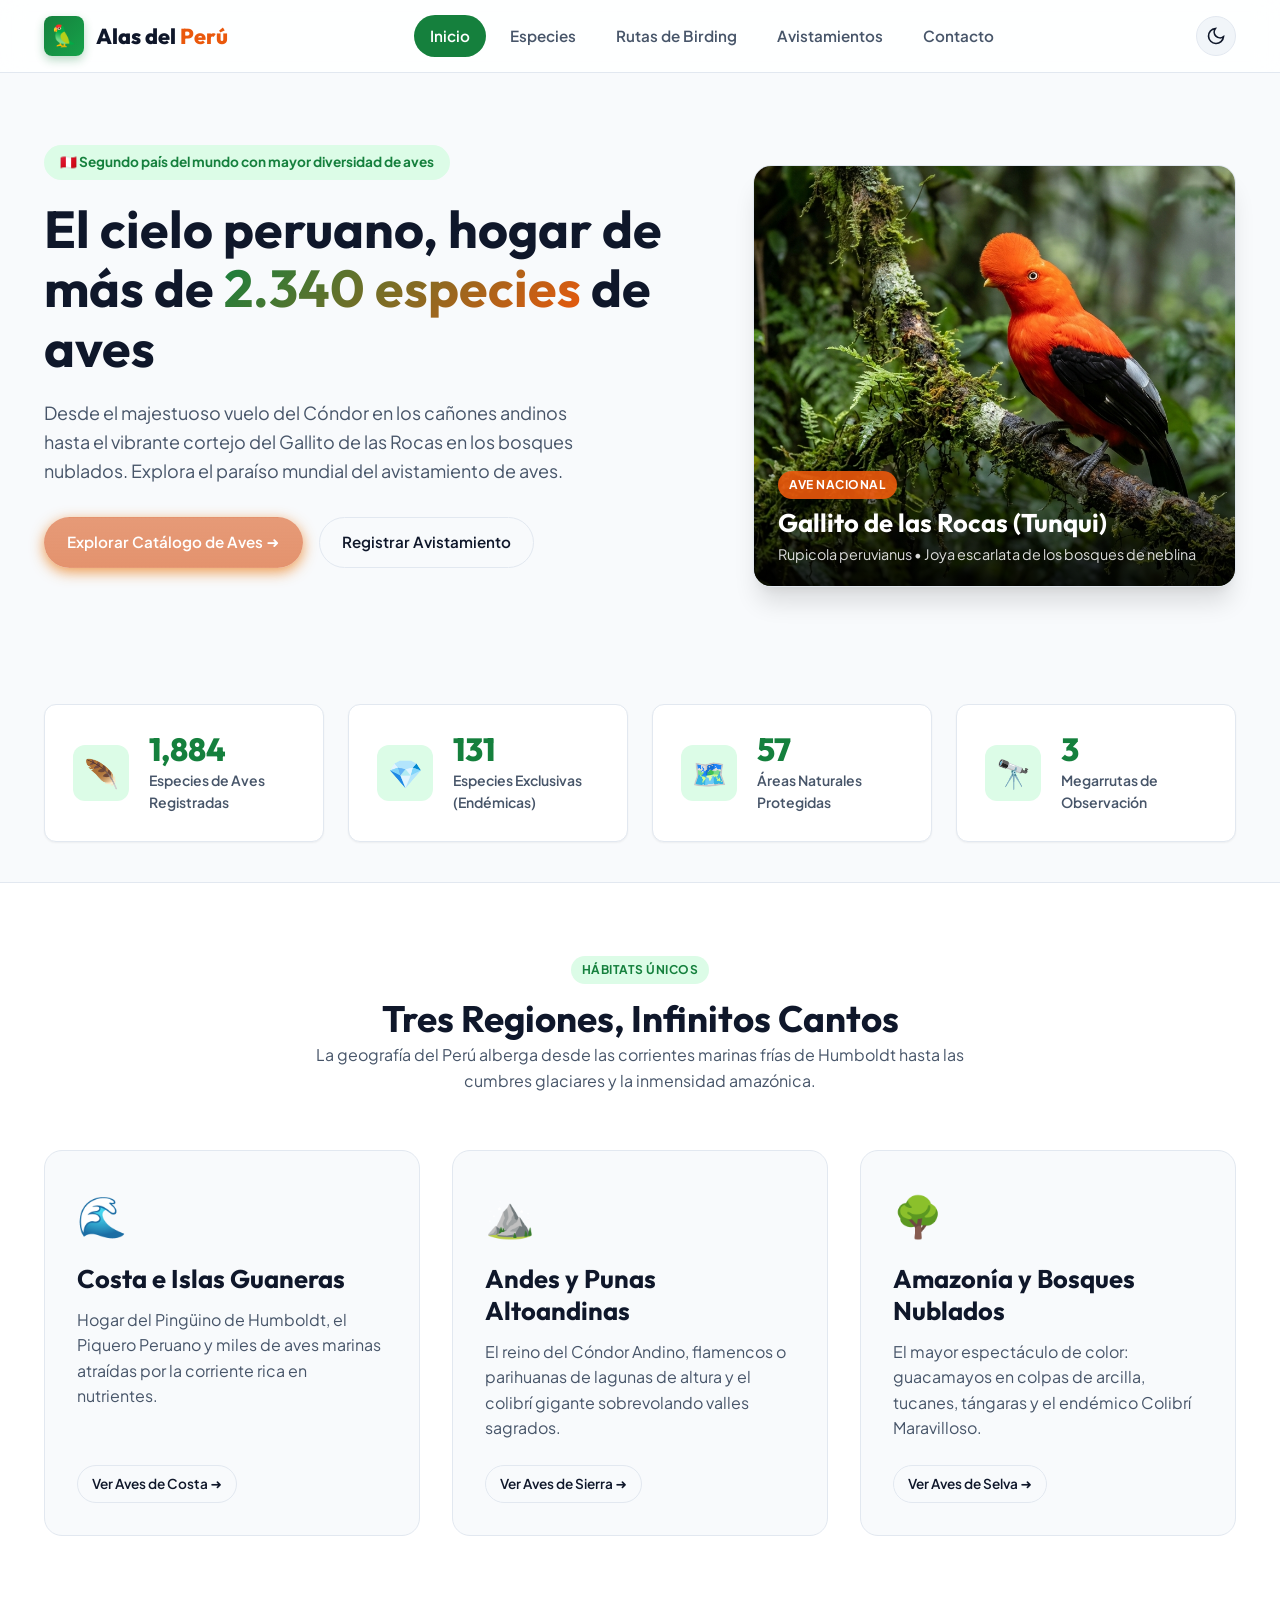
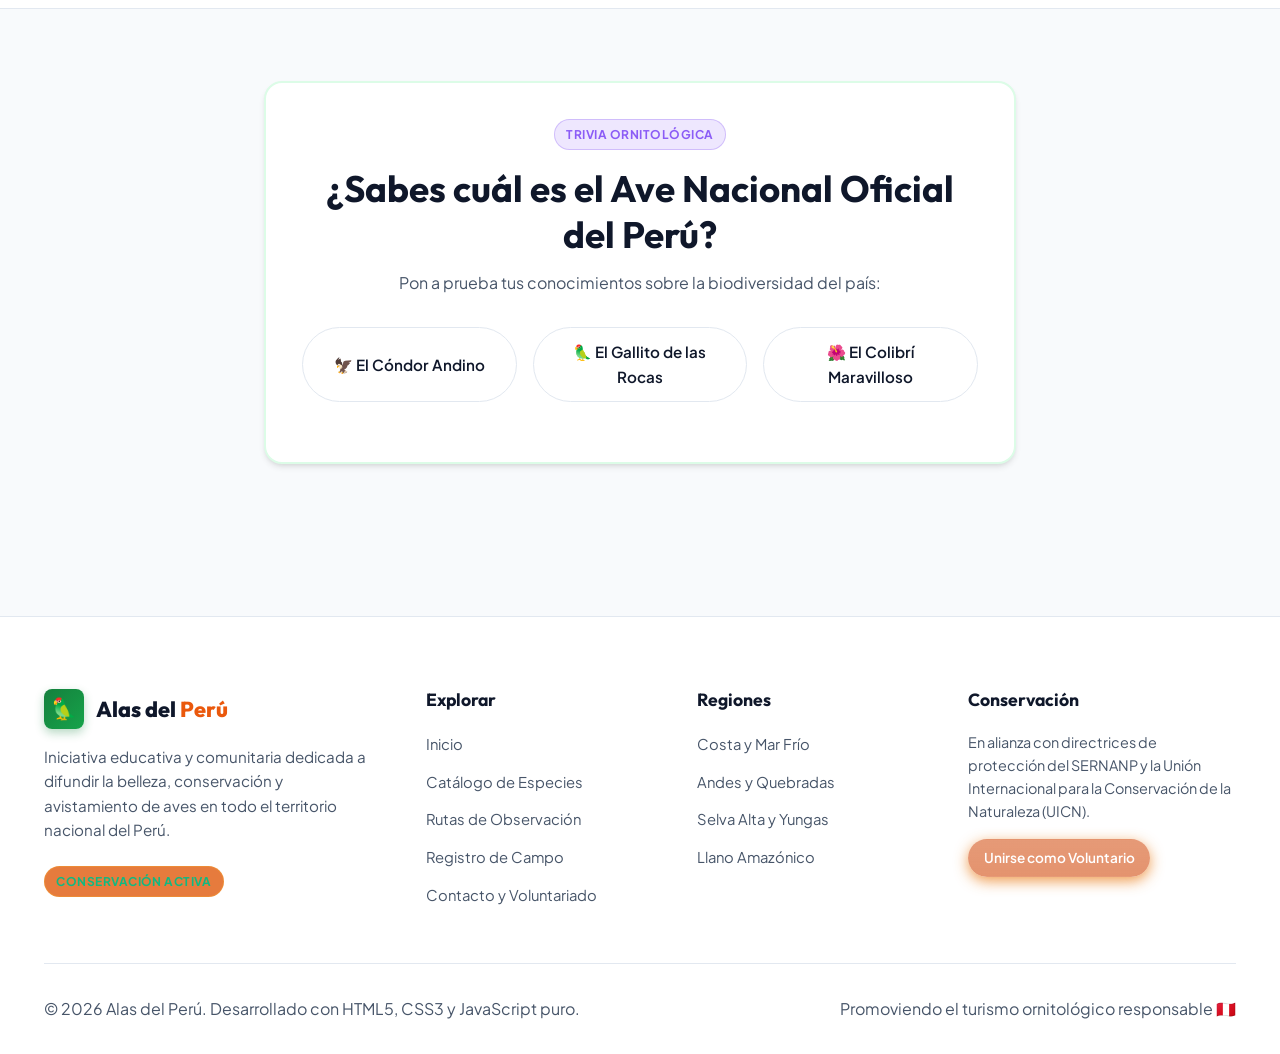
<file: index.html>
<!DOCTYPE html>
<html lang="es" data-theme="light">
<head>
  <meta charset="UTF-8">
  <meta name="viewport" content="width=device-width, initial-scale=1.0">
  <title>Alas del Perú — Santuario y Guía de Aves Peruanas</title>
  <meta name="description" content="Descubre la extraordinaria biodiversidad de aves del Perú, segundo país con mayor diversidad aviar del planeta con más de 1,880 especies. Rutas de avistamiento, catálogo y comunidad.">
  
  <!-- Tipografías de Google Fonts -->
  <link rel="preconnect" href="https://fonts.googleapis.com">
  <link rel="preconnect" href="https://fonts.gstatic.com" crossorigin>
  <link href="https://fonts.googleapis.com/css2?family=Outfit:wght@400;600;700;800&family=Plus+Jakarta+Sans:wght@400;500;600;700&display=swap" rel="stylesheet">
  
  <!-- Estilos Globales -->
  <link rel="stylesheet" href="styles.css">
</head>
<body>

  <!-- ==================== CABECERA / HEADER ==================== -->
  <header class="site-header" id="mainHeader">
    <div class="container header-inner">
      <a href="index.html" class="brand-logo" aria-label="Alas del Perú - Inicio">
        <div class="brand-icon">🦜</div>
        <span>Alas del <span>Perú</span></span>
      </a>

      <!-- Menú de Navegación -->
      <nav class="main-nav" id="mainNav" aria-label="Navegación principal">
        <a href="index.html" class="nav-link active">Inicio</a>
        <a href="especies.html" class="nav-link">Especies</a>
        <a href="rutas.html" class="nav-link">Rutas de Birding</a>
        <a href="avistamientos.html" class="nav-link">Avistamientos</a>
        <a href="contacto.html" class="nav-link">Contacto</a>
      </nav>

      <!-- Botones de Acción y Selector de Tema -->
      <div class="header-actions">
        <button class="theme-toggle" id="themeToggle" aria-label="Cambiar modo de color">
          <svg width="20" height="20" fill="none" stroke="currentColor" stroke-width="2" viewBox="0 0 24 24"><path d="M21 12.79A9 9 0 1 1 11.21 3 7 7 0 0 0 21 12.79z"/></svg>
        </button>
        <button class="mobile-menu-btn" id="mobileMenuBtn" aria-label="Abrir menú de navegación" aria-expanded="false">
          ☰
        </button>
      </div>
    </div>
  </header>

  <!-- ==================== CONTENIDO PRINCIPAL ==================== -->
  <main>
    <!-- HERO SECTION -->
    <section class="hero" aria-labelledby="heroHeading">
      <div class="container hero-grid">
        <div class="hero-content">
          <div class="hero-badge">
            <span>🇵🇪 Segundo país del mundo con mayor diversidad de aves</span>
          </div>
          <h1 class="hero-title" id="heroHeading">
            El cielo peruano, hogar de más de <span class="highlight">2.340 especies</span> de aves
          </h1>
          <p class="hero-description">
            Desde el majestuoso vuelo del Cóndor en los cañones andinos hasta el vibrante cortejo del Gallito de las Rocas en los bosques nublados. Explora el paraíso mundial del avistamiento de aves.
          </p>
          <div class="hero-actions">
            <a href="especies.html" class="btn btn-primary" id="btnExploreSpecies">
              Explorar Catálogo de Aves ➜
            </a>
            <a href="avistamientos.html" class="btn btn-outline" id="btnRegisterSighting">
              Registrar Avistamiento
            </a>
          </div>
        </div>

        <div class="hero-visual">
          <div class="hero-card-featured">
            <img src="gallito_rocas.jpg" alt="Gallito de las Rocas (Rupicola peruvianus), Ave Nacional del Perú" width="600" height="420">
            <div class="hero-card-overlay">
              <span class="badge badge-critico" style="background: rgba(234, 88, 12, 0.9); color: #fff; border: none; margin-bottom: 0.5rem;">Ave Nacional</span>
              <h3>Gallito de las Rocas (Tunqui)</h3>
              <p>Rupicola peruvianus • Joya escarlata de los bosques de neblina</p>
            </div>
          </div>
        </div>
      </div>
    </section>

    <!-- ESTADÍSTICAS ANIMADAS (Función JS: Contadores dinámicos) -->
    <section class="stats-section" aria-label="Estadísticas de la avifauna peruana">
      <div class="container">
        <div class="stats-grid">
          <div class="stat-card">
            <div class="stat-icon">🪶</div>
            <div class="stat-info">
              <h3 class="stat-number" data-target="1884">0</h3>
              <p>Especies de Aves Registradas</p>
            </div>
          </div>
          <div class="stat-card">
            <div class="stat-icon">💎</div>
            <div class="stat-info">
              <h3 class="stat-number" data-target="131">0</h3>
              <p>Especies Exclusivas (Endémicas)</p>
            </div>
          </div>
          <div class="stat-card">
            <div class="stat-icon">🗺️</div>
            <div class="stat-info">
              <h3 class="stat-number" data-target="76">0</h3>
              <p>Áreas Naturales Protegidas</p>
            </div>
          </div>
          <div class="stat-card">
            <div class="stat-icon">🔭</div>
            <div class="stat-info">
              <h3 class="stat-number" data-target="3">0</h3>
              <p>Megarrutas de Observación</p>
            </div>
          </div>
        </div>
      </div>
    </section>

    <!-- SECCIÓN DESTACADA: REGIONES NATURALES -->
    <section style="padding: 4.5rem 0; background: var(--bg-surface); border-top: 1px solid var(--border-light); border-bottom: 1px solid var(--border-light);">
      <div class="container">
        <div style="text-align: center; max-width: 700px; margin: 0 auto 3.5rem;">
          <span class="badge badge-forest" style="margin-bottom: 0.75rem;">Hábitats Únicos</span>
          <h2>Tres Regiones, Infinitos Cantos</h2>
          <p>La geografía del Perú alberga desde las corrientes marinas frías de Humboldt hasta las cumbres glaciares y la inmensidad amazónica.</p>
        </div>

        <div style="display: grid; grid-template-columns: repeat(auto-fit, minmax(300px, 1fr)); gap: 2rem;">
          <!-- Costa -->
          <div style="background: var(--bg-primary); border: 1px solid var(--border-light); border-radius: var(--radius-lg); overflow: hidden; padding: 2rem; display: flex; flex-direction: column;">
            <div style="font-size: 2.5rem; margin-bottom: 1rem;">🌊</div>
            <h3>Costa e Islas Guaneras</h3>
            <p style="margin: 0.75rem 0 1.5rem; flex: 1;">
              Hogar del Pingüino de Humboldt, el Piquero Peruano y miles de aves marinas atraídas por la corriente rica en nutrientes.
            </p>
            <a href="especies.html" class="btn btn-outline btn-sm" style="align-self: flex-start;">Ver Aves de Costa ➜</a>
          </div>

          <!-- Sierra -->
          <div style="background: var(--bg-primary); border: 1px solid var(--border-light); border-radius: var(--radius-lg); overflow: hidden; padding: 2rem; display: flex; flex-direction: column;">
            <div style="font-size: 2.5rem; margin-bottom: 1rem;">⛰️</div>
            <h3>Andes y Punas Altoandinas</h3>
            <p style="margin: 0.75rem 0 1.5rem; flex: 1;">
              El reino del Cóndor Andino, flamencos o parihuanas de lagunas de altura y el colibrí gigante sobrevolando valles sagrados.
            </p>
            <a href="especies.html" class="btn btn-outline btn-sm" style="align-self: flex-start;">Ver Aves de Sierra ➜</a>
          </div>

          <!-- Selva -->
          <div style="background: var(--bg-primary); border: 1px solid var(--border-light); border-radius: var(--radius-lg); overflow: hidden; padding: 2rem; display: flex; flex-direction: column;">
            <div style="font-size: 2.5rem; margin-bottom: 1rem;">🌳</div>
            <h3>Amazonía y Bosques Nublados</h3>
            <p style="margin: 0.75rem 0 1.5rem; flex: 1;">
              El mayor espectáculo de color: guacamayos en colpas de arcilla, tucanes, tángaras y el endémico Colibrí Maravilloso.
            </p>
            <a href="especies.html" class="btn btn-outline btn-sm" style="align-self: flex-start;">Ver Aves de Selva ➜</a>
          </div>
        </div>
      </div>
    </section>

    <!-- TRIVIA INTERACTIVA (Función JS: Evaluación instantánea y sonido) -->
    <section style="padding: 4.5rem 0;">
      <div class="container" style="max-width: 800px;">
        <div class="form-card" style="text-align: center; border: 2px solid var(--brand-forest-soft);">
          <span class="badge badge-endemico" style="margin-bottom: 1rem;">Trivia Ornitológica</span>
          <h2 style="margin-bottom: 0.75rem;">¿Sabes cuál es el Ave Nacional Oficial del Perú?</h2>
          <p style="margin-bottom: 2rem;">Pon a prueba tus conocimientos sobre la biodiversidad del país:</p>

          <div style="display: grid; grid-template-columns: repeat(auto-fit, minmax(200px, 1fr)); gap: 1rem; margin-bottom: 1.5rem;">
            <button class="btn btn-outline quiz-opt-btn" data-correct="false" id="quizBtnCondor">
              🦅 El Cóndor Andino
            </button>
            <button class="btn btn-outline quiz-opt-btn" data-correct="true" id="quizBtnGallito">
              🦜 El Gallito de las Rocas
            </button>
            <button class="btn btn-outline quiz-opt-btn" data-correct="false" id="quizBtnColibri">
              🌺 El Colibrí Maravilloso
            </button>
          </div>

          <div id="quizFeedback" style="display: none; padding: 1.25rem; border-radius: var(--radius-md); background: var(--bg-subtle); margin-top: 1rem; font-size: 1rem;"></div>
        </div>
      </div>
    </section>
  </main>

  <!-- ==================== PIE DE PÁGINA / FOOTER ==================== -->
  <footer class="site-footer">
    <div class="container">
      <div class="footer-grid">
        <div class="footer-brand">
          <div class="brand-logo">
            <div class="brand-icon">🦜</div>
            <span>Alas del <span>Perú</span></span>
          </div>
          <p>
            Iniciativa educativa y comunitaria dedicada a difundir la belleza, conservación y avistamiento de aves en todo el territorio nacional del Perú.
          </p>
          <span class="badge badge-comun">Conservación Activa</span>
        </div>

        <div class="footer-col">
          <h4>Explorar</h4>
          <ul class="footer-links">
            <li><a href="index.html">Inicio</a></li>
            <li><a href="especies.html">Catálogo de Especies</a></li>
            <li><a href="rutas.html">Rutas de Observación</a></li>
            <li><a href="avistamientos.html">Registro de Campo</a></li>
            <li><a href="contacto.html">Contacto y Voluntariado</a></li>
          </ul>
        </div>

        <div class="footer-col">
          <h4>Regiones</h4>
          <ul class="footer-links">
            <li><a href="especies.html">Costa y Mar Frío</a></li>
            <li><a href="especies.html">Andes y Quebradas</a></li>
            <li><a href="especies.html">Selva Alta y Yungas</a></li>
            <li><a href="especies.html">Llano Amazónico</a></li>
          </ul>
        </div>

        <div class="footer-col">
          <h4>Conservación</h4>
          <p style="font-size: 0.9rem; margin-bottom: 1rem;">
            En alianza con directrices de protección del SERNANP y la Unión Internacional para la Conservación de la Naturaleza (UICN).
          </p>
          <a href="contacto.html" class="btn btn-primary btn-sm">Unirse como Voluntario</a>
        </div>
      </div>

      <div class="footer-bottom">
        <p>© 2026 Alas del Perú. Desarrollado con HTML5, CSS3 y JavaScript puro.</p>
        <p>Promoviendo el turismo ornitológico responsable 🇵🇪</p>
      </div>
    </div>
  </footer>

  <!-- Script Global -->
  <script src="script.js"></script>
</body>
</html>
</file>
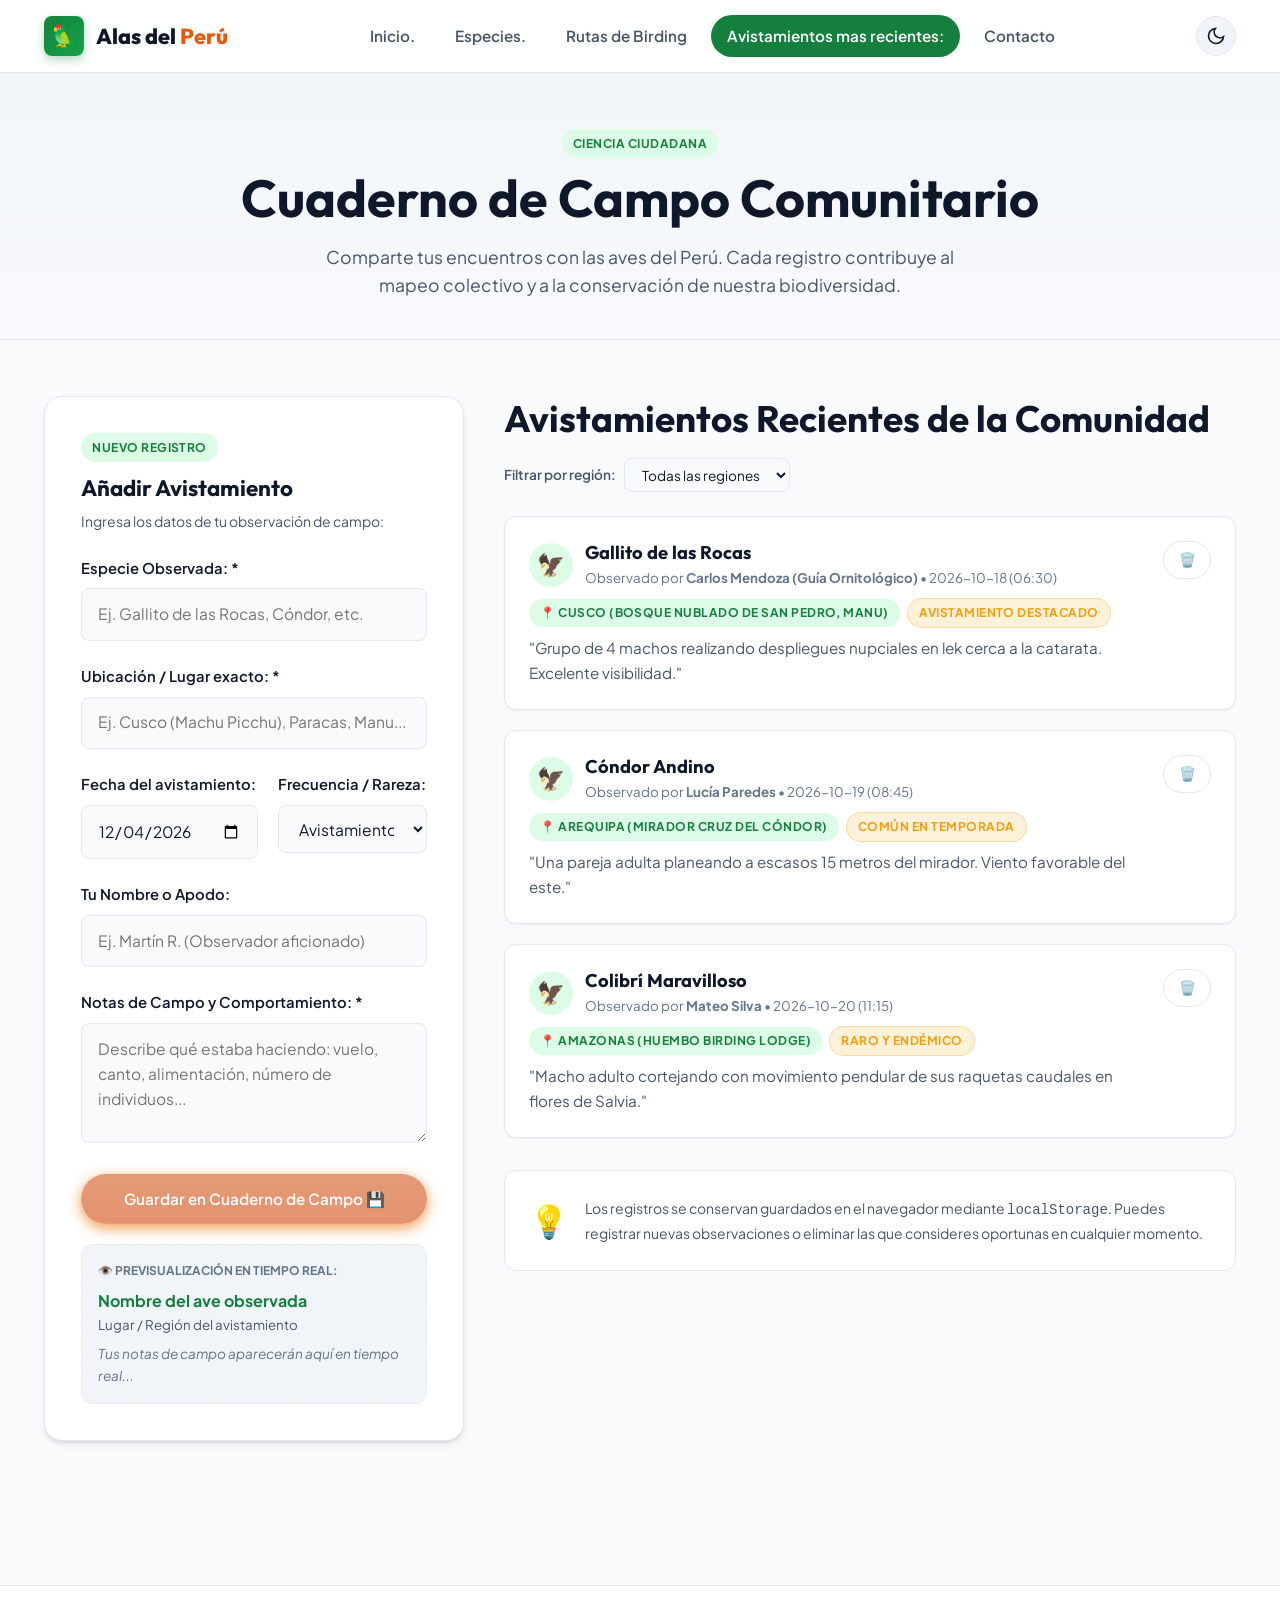
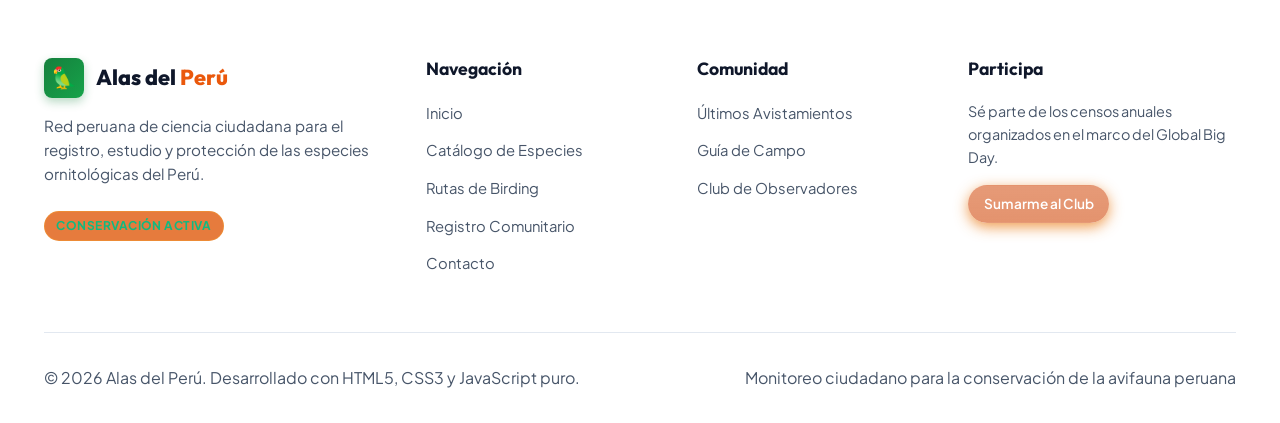
<file: avistamientos.html>
<!DOCTYPE html>
<html lang="es" data-theme="light">
<head>
  <meta charset="UTF-8">
  <meta name="viewport" content="width=device-width, initial-scale=1.0">
  <title>Cuaderno de Campo y Avistamientos — Alas del Perú</title>
  <meta name="description" content="Registra y consulta avistamientos de aves en tiempo real en todo el territorio peruano. Ciencia ciudadana y cuaderno de campo con almacenamiento local.">
  
  <link rel="preconnect" href="https://fonts.googleapis.com">
  <link rel="preconnect" href="https://fonts.gstatic.com" crossorigin>
  <link href="https://fonts.googleapis.com/css2?family=Outfit:wght@400;600;700;800&family=Plus+Jakarta+Sans:wght@400;500;600;700&display=swap" rel="stylesheet">
  
  <link rel="stylesheet" href="styles.css">
</head>
<body>

  <!-- ==================== HEADER ==================== -->
  <header class="site-header" id="mainHeader">
    <div class="container header-inner">
      <a href="index.html" class="brand-logo" aria-label="Alas del Perú - Inicio">
        <div class="brand-icon">🦜</div>
        <span>Alas del <span>Perú</span></span>
      </a>

      <nav class="main-nav" id="mainNav" aria-label="Navegación principal">
        <a href="index.html" class="nav-link">Inicio.</a>
        <a href="especies.html" class="nav-link">Especies.</a>
        <a href="rutas.html" class="nav-link">Rutas de Birding</a>
        <a href="avistamientos.html" class="nav-link active">Avistamientos mas recientes:</a>
        <a href="contacto.html" class="nav-link">Contacto</a>
      </nav>

      <div class="header-actions">
        <button class="theme-toggle" id="themeToggle" aria-label="Cambiar tema">
          <svg width="20" height="20" fill="none" stroke="currentColor" stroke-width="2" viewBox="0 0 24 24"><path d="M21 12.79A9 9 0 1 1 11.21 3 7 7 0 0 0 21 12.79z"/></svg>
        </button>
        <button class="mobile-menu-btn" id="mobileMenuBtn" aria-label="Abrir menú" aria-expanded="false">
          ☰
        </button>
      </div>
    </div>
  </header>

  <!-- ==================== CONTENIDO ==================== -->
  <main>
    <!-- BANNER DE PÁGINA -->
    <section class="page-banner">
      <div class="container">
        <span class="badge badge-forest" style="margin-bottom: 0.5rem;">Ciencia Ciudadana</span>
        <h1>Cuaderno de Campo Comunitario</h1>
        <p>
          Comparte tus encuentros con las aves del Perú. Cada registro contribuye al mapeo colectivo y a la conservación de nuestra biodiversidad.
        </p>
      </div>
    </section>

    <!-- FORMULARIO DE REGISTRO Y MURO DE AVISTAMIENTOS (Funciones Interactivas con localStorage) -->
    <section style="padding: 3.5rem 0 4rem;">
      <div class="container">
        <div class="sightings-layout">

          <!-- COLUMNA IZQUIERDA: FORMULARIO INTERACTIVO -->
          <div>
            <div class="form-card">
              <span class="badge badge-forest" style="margin-bottom: 0.75rem;">Nuevo Registro</span>
              <h2 style="font-size: 1.4rem; margin-bottom: 0.5rem;">Añadir Avistamiento</h2>
              <p style="font-size: 0.875rem; margin-bottom: 1.5rem;">
                Ingresa los datos de tu observación de campo:
              </p>

              <form id="sightingForm">
                <div class="form-group">
                  <label for="sightEspecie" class="form-label">Especie Observada: *</label>
                  <input 
                    type="text" 
                    id="sightEspecie" 
                    class="form-control" 
                    placeholder="Ej. Gallito de las Rocas, Cóndor, etc." 
                    required
                  >
                </div>

                <div class="form-group">
                  <label for="sightRegion" class="form-label">Ubicación / Lugar exacto: *</label>
                  <input 
                    type="text" 
                    id="sightRegion" 
                    class="form-control" 
                    placeholder="Ej. Cusco (Machu Picchu), Paracas, Manu..." 
                    required
                  >
                </div>

                <div class="form-row">
                  <div class="form-group">
                    <label for="sightFecha" class="form-label">Fecha del avistamiento:</label>
                    <input type="date" id="sightFecha" class="form-control" required>
                  </div>
                  <div class="form-group">
                    <label for="sightRareza" class="form-label">Frecuencia / Rareza:</label>
                    <select id="sightRareza" class="form-control">
                      <option value="Común">Frecuente / Común</option>
                      <option value="Avistamiento Destacado" selected>Avistamiento Destacado</option>
                      <option value="Raro y Endémico">Raro o Endémico</option>
                      <option value="En Peligro">Especie Amenazada</option>
                    </select>
                  </div>
                </div>

                <div class="form-group">
                  <label for="sightObservador" class="form-label">Tu Nombre o Apodo:</label>
                  <input 
                    type="text" 
                    id="sightObservador" 
                    class="form-control" 
                    placeholder="Ej. Martín R. (Observador aficionado)"
                  >
                </div>

                <div class="form-group">
                  <label for="sightNotas" class="form-label">Notas de Campo y Comportamiento: *</label>
                  <textarea 
                    id="sightNotas" 
                    class="form-control" 
                    placeholder="Describe qué estaba haciendo: vuelo, canto, alimentación, número de individuos..." 
                    required
                  ></textarea>
                </div>

                <button type="submit" class="btn btn-primary" id="btnGuardarAvistamiento" style="width: 100%;">
                  Guardar en Cuaderno de Campo 💾
                </button>
              </form>

              <!-- Previsualización en Vivo de la Ficha -->
              <div class="preview-box">
                <span style="font-size: 0.75rem; font-weight: 700; text-transform: uppercase; color: var(--text-muted); display: block; margin-bottom: 0.5rem;">
                  👁️ Previsualización en Tiempo Real:
                </span>
                <strong id="prevBirdName" style="color: var(--brand-forest); display: block;">Nombre del ave observada</strong>
                <small id="prevBirdLoc" style="color: var(--text-secondary); display: block; margin-bottom: 0.5rem;">Lugar / Región</small>
                <p id="prevBirdNotes" style="font-size: 0.85rem; margin: 0; font-style: italic; color: var(--text-muted);">
                  Tus notas de campo aparecerán aquí a medida que escribes...
                </p>
              </div>
            </div>
          </div>

          <!-- COLUMNA DERECHA: HISTORIAL Y FILTRO COMUNITARIO -->
          <div>
            <div style="display: flex; justify-content: space-between; align-items: center; margin-bottom: 1.5rem; flex-wrap: wrap; gap: 1rem;">
              <h2>Avistamientos Recientes de la Comunidad</h2>
              
              <!-- Filtro rápido -->
              <div style="display: flex; align-items: center; gap: 0.5rem;">
                <label for="filterSightingRegion" style="font-size: 0.85rem; font-weight: 600; color: var(--text-secondary);">Filtrar por región:</label>
                <select id="filterSightingRegion" class="form-control" style="width: auto; padding: 0.4rem 0.8rem; font-size: 0.85rem;">
                  <option value="todas">Todas las regiones</option>
                  <option value="Cusco">Cusco / Andes Sur</option>
                  <option value="Arequipa">Arequipa / Colca</option>
                  <option value="Amazonas">Amazonas / Norte</option>
                  <option value="Paracas">Paracas / Costa</option>
                </select>
              </div>
            </div>

            <!-- Muro dinámico (alimentado desde localStorage y script.js) -->
            <div class="sightings-timeline" id="sightingsTimeline">
              <!-- Registros inyectados por script.js -->
            </div>

            <div style="margin-top: 2rem; background: var(--bg-surface); border: 1px solid var(--border-light); border-radius: var(--radius-md); padding: 1.5rem; display: flex; align-items: center; gap: 1rem;">
              <span style="font-size: 2rem;">💡</span>
              <p style="font-size: 0.875rem; margin: 0;">
                Los registros se conservan guardados en el navegador mediante <code>localStorage</code>. Puedes registrar nuevas observaciones o eliminar las que consideres oportunas en cualquier momento.
              </p>
            </div>
          </div>

        </div>
      </div>
    </section>
  </main>

  <!-- ==================== FOOTER ==================== -->
  <footer class="site-footer">
    <div class="container">
      <div class="footer-grid">
        <div class="footer-brand">
          <div class="brand-logo">
            <div class="brand-icon">🦜</div>
            <span>Alas del <span>Perú</span></span>
          </div>
          <p>
            Red peruana de ciencia ciudadana para el registro, estudio y protección de las especies ornitológicas del Perú.
          </p>
          <span class="badge badge-comun">Conservación Activa</span>
        </div>

        <div class="footer-col">
          <h4>Navegación</h4>
          <ul class="footer-links">
            <li><a href="index.html">Inicio</a></li>
            <li><a href="especies.html">Catálogo de Especies</a></li>
            <li><a href="rutas.html">Rutas de Birding</a></li>
            <li><a href="avistamientos.html">Registro Comunitario</a></li>
            <li><a href="contacto.html">Contacto</a></li>
          </ul>
        </div>

        <div class="footer-col">
          <h4>Comunidad</h4>
          <ul class="footer-links">
            <li><a href="avistamientos.html">Últimos Avistamientos</a></li>
            <li><a href="rutas.html">Guía de Campo</a></li>
            <li><a href="contacto.html">Club de Observadores</a></li>
          </ul>
        </div>

        <div class="footer-col">
          <h4>Participa</h4>
          <p style="font-size: 0.9rem; margin-bottom: 1rem;">
            Sé parte de los censos anuales organizados en el marco del Global Big Day.
          </p>
          <a href="contacto.html" class="btn btn-primary btn-sm">Sumarme al Club</a>
        </div>
      </div>

      <div class="footer-bottom">
        <p>© 2026 Alas del Perú. Desarrollado con HTML5, CSS3 y JavaScript puro.</p>
        <p>Monitoreo ciudadano para la conservación de la avifauna peruana</p>
      </div>
    </div>
  </footer>

  <script src="script.js"></script>
</body>
</html>
</file>
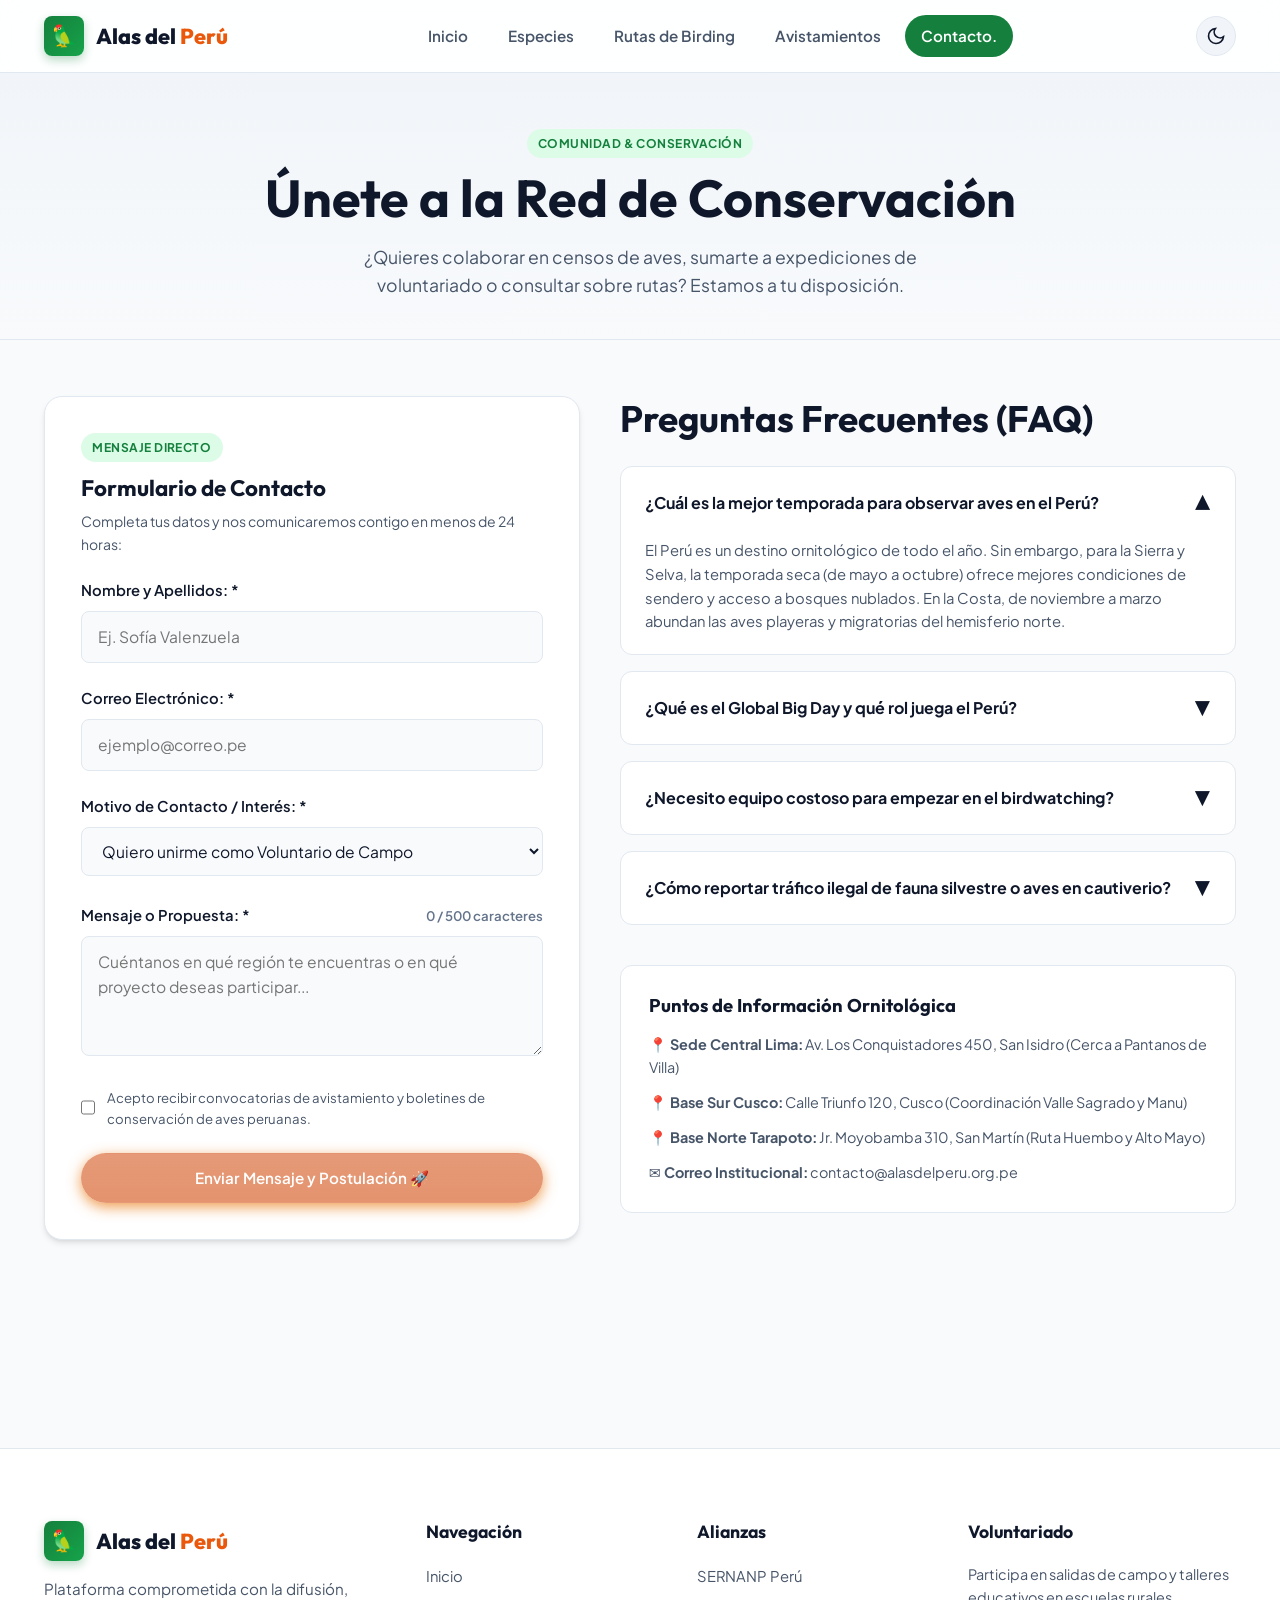
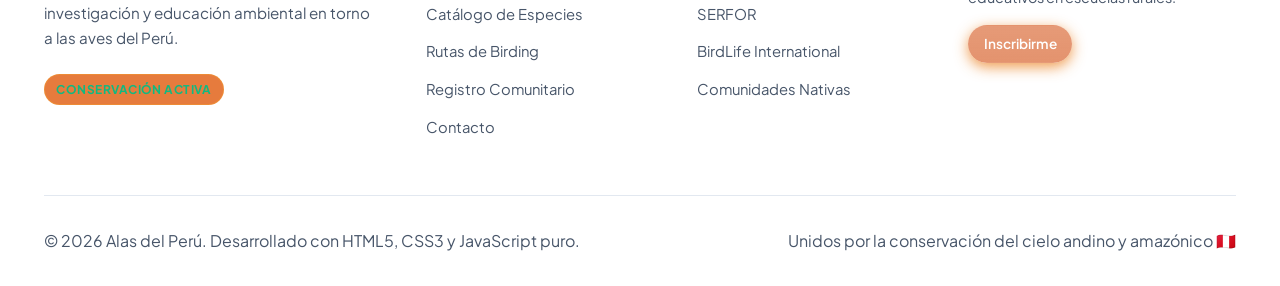
<file: contacto.html>
<!DOCTYPE html>
<html lang="es" data-theme="light">
<head>
  <meta charset="UTF-8">
  <meta name="viewport" content="width=device-width, initial-scale=1.0">
  <title>Contacto y Voluntariado — Alas del Perú</title>
  <meta name="description" content="Ponte en contacto con la red de conservación de aves del Perú. Únete como voluntario, registra tu reserva o resuelve tus dudas con nuestro equipo ornitológico.">
  
  <link rel="preconnect" href="https://fonts.googleapis.com">
  <link rel="preconnect" href="https://fonts.gstatic.com" crossorigin>
  <link href="https://fonts.googleapis.com/css2?family=Outfit:wght@400;600;700;800&family=Plus+Jakarta+Sans:wght@400;500;600;700&display=swap" rel="stylesheet">
  
  <link rel="stylesheet" href="styles.css">
</head>
<body>

  <!-- ==================== HEADER ==================== -->
  <header class="site-header" id="mainHeader">
    <div class="container header-inner">
      <a href="index.html" class="brand-logo" aria-label="Alas del Perú - Inicio">
        <div class="brand-icon">🦜</div>
        <span>Alas del <span>Perú</span></span>
      </a>

      <nav class="main-nav" id="mainNav" aria-label="Navegación principal">
        <a href="index.html" class="nav-link">Inicio</a>
        <a href="especies.html" class="nav-link">Especies</a>
        <a href="rutas.html" class="nav-link">Rutas de Birding</a>
        <a href="avistamientos.html" class="nav-link">Avistamientos</a>
        <a href="contacto.html" class="nav-link active">Contacto.</a>
      </nav>

      <div class="header-actions">
        <button class="theme-toggle" id="themeToggle" aria-label="Cambiar tema">
          <svg width="20" height="20" fill="none" stroke="currentColor" stroke-width="2" viewBox="0 0 24 24"><path d="M21 12.79A9 9 0 1 1 11.21 3 7 7 0 0 0 21 12.79z"/></svg>
        </button>
        <button class="mobile-menu-btn" id="mobileMenuBtn" aria-label="Abrir menú" aria-expanded="false">
          ☰
        </button>
      </div>
    </div>
  </header>

  <!-- ==================== CONTENIDO ==================== -->
  <main>
    <!-- BANNER DE PÁGINA -->
    <section class="page-banner">
      <div class="container">
        <span class="badge badge-forest" style="margin-bottom: 0.5rem;">Comunidad & Conservación</span>
        <h1>Únete a la Red de Conservación</h1>
        <p>
          ¿Quieres colaborar en censos de aves, sumarte a expediciones de voluntariado o consultar sobre rutas? Estamos a tu disposición.
        </p>
      </div>
    </section>

    <!-- FORMULARIO Y FAQ INTERACTIVO -->
    <section style="padding: 3.5rem 0 4rem;">
      <div class="container">
        <div class="planner-grid">

          <!-- COLUMNA IZQUIERDA: FORMULARIO INTERACTIVO (Con validación y contador) -->
          <div>
            <div class="form-card">
              <span class="badge badge-forest" style="margin-bottom: 0.75rem;">Mensaje Directo</span>
              <h2 style="font-size: 1.4rem; margin-bottom: 0.5rem;">Formulario de Contacto</h2>
              <p style="font-size: 0.875rem; margin-bottom: 1.5rem;">
                Completa tus datos y nos comunicaremos contigo en menos de 24 horas:
              </p>

              <form id="contactForm">
                <div class="form-group">
                  <label for="contactName" class="form-label">Nombre y Apellidos: *</label>
                  <input 
                    type="text" 
                    id="contactName" 
                    class="form-control" 
                    placeholder="Ej. Sofía Valenzuela" 
                    required
                  >
                </div>

                <div class="form-group">
                  <label for="contactEmail" class="form-label">Correo Electrónico: *</label>
                  <input 
                    type="email" 
                    id="contactEmail" 
                    class="form-control" 
                    placeholder="ejemplo@correo.pe" 
                    required
                  >
                </div>

                <div class="form-group">
                  <label for="contactRole" class="form-label">Motivo de Contacto / Interés: *</label>
                  <select id="contactRole" class="form-control" required>
                    <option value="voluntariado">Quiero unirme como Voluntario de Campo</option>
                    <option value="guia">Soy Guía Ornitológico y deseo registrar mi ruta</option>
                    <option value="reporte">Reporte de Especie Amenazada o Herida</option>
                    <option value="donacion">Alianzas y Apoyo a Proyectos de Conservación</option>
                    <option value="consulta">Consulta General sobre Observación de Aves</option>
                  </select>
                </div>

                <div class="form-group">
                  <div style="display: flex; justify-content: space-between; align-items: baseline;">
                    <label for="contactMessage" class="form-label">Mensaje o Propuesta: *</label>
                    <small id="charCount" class="form-hint" style="font-weight: 600;">0 / 500 caracteres</small>
                  </div>
                  <textarea 
                    id="contactMessage" 
                    class="form-control" 
                    maxlength="500"
                    placeholder="Cuéntanos en qué región te encuentras o en qué proyecto deseas participar..." 
                    required
                  ></textarea>
                </div>

                <div style="margin-bottom: 1.5rem;">
                  <label class="checklist-item" style="border: none; padding: 0;">
                    <input type="checkbox" id="contactConsent" required>
                    <span style="font-size: 0.825rem; color: var(--text-secondary);">
                      Acepto recibir convocatorias de avistamiento y boletines de conservación de aves peruanas.
                    </span>
                  </label>
                </div>

                <button type="submit" class="btn btn-primary" id="btnEnviarContacto" style="width: 100%;">
                  Enviar Mensaje y Postulación 🚀
                </button>
              </form>
            </div>
          </div>

          <!-- COLUMNA DERECHA: PREGUNTAS FRECUENTES (Acordeón interactivo) Y SEDES -->
          <div>
            <h2 style="margin-bottom: 1.5rem;">Preguntas Frecuentes (FAQ)</h2>

            <!-- Acordeón interactivo -->
            <div class="accordion" id="faqAccordion">

              <!-- FAQ 1 -->
              <div class="accordion-item active">
                <div class="accordion-header">
                  <span>¿Cuál es la mejor temporada para observar aves en el Perú?</span>
                  <span class="accordion-icon">▼</span>
                </div>
                <div class="accordion-body" style="max-height: 200px;">
                  <p style="font-size: 0.925rem; color: var(--text-secondary);">
                    El Perú es un destino ornitológico de todo el año. Sin embargo, para la Sierra y Selva, la temporada seca (de mayo a octubre) ofrece mejores condiciones de sendero y acceso a bosques nublados. En la Costa, de noviembre a marzo abundan las aves playeras y migratorias del hemisferio norte.
                  </p>
                </div>
              </div>

              <!-- FAQ 2 -->
              <div class="accordion-item">
                <div class="accordion-header">
                  <span>¿Qué es el Global Big Day y qué rol juega el Perú?</span>
                  <span class="accordion-icon">▼</span>
                </div>
                <div class="accordion-body">
                  <p style="font-size: 0.925rem; color: var(--text-secondary);">
                    El Global Big Day es el torneo mundial de ciencia ciudadana más grande de conteo de aves en 24 horas. El Perú ha logrado coronarse como campeón mundial en múltiples ediciones, registrando más de 1,400 especies en un solo día gracias a la movilización de científicos, comunidades y aficionados.
                  </p>
                </div>
              </div>

              <!-- FAQ 3 -->
              <div class="accordion-item">
                <div class="accordion-header">
                  <span>¿Necesito equipo costoso para empezar en el birdwatching?</span>
                  <span class="accordion-icon">▼</span>
                </div>
                <div class="accordion-body">
                  <p style="font-size: 0.925rem; color: var(--text-secondary);">
                    ¡En lo absoluto! Para iniciarte solo necesitas unos binoculares básicos (8x42 son los más recomendados por su luminosidad), paciencia, ropa en tonos neutros o verdes que no asuste a las aves y ganas de aprender.
                  </p>
                </div>
              </div>

              <!-- FAQ 4 -->
              <div class="accordion-item">
                <div class="accordion-header">
                  <span>¿Cómo reportar tráfico ilegal de fauna silvestre o aves en cautiverio?</span>
                  <span class="accordion-icon">▼</span>
                </div>
                <div class="accordion-body">
                  <p style="font-size: 0.925rem; color: var(--text-secondary);">
                    En el Perú, el comercio y tenencia no autorizada de aves silvestres es un delito penado por ley. Puedes realizar denuncias directas y confidenciales ante el Servicio Nacional Forestal y de Fauna Silvestre (SERFOR) a través de su plataforma Alerta SERFOR o llamando a la Policía Ecológica (PNP).
                  </p>
                </div>
              </div>

            </div>

            <!-- Datos de Contacto y Sedes -->
            <div style="margin-top: 2.5rem; background: var(--bg-surface); border: 1px solid var(--border-light); border-radius: var(--radius-md); padding: 1.75rem;">
              <h3 style="margin-bottom: 1rem; font-size: 1.15rem;">Puntos de Información Ornitológica</h3>
              <div style="display: flex; flex-direction: column; gap: 0.75rem; font-size: 0.9rem; color: var(--text-secondary);">
                <div>
                  <strong>📍 Sede Central Lima:</strong> Av. Los Conquistadores 450, San Isidro (Cerca a Pantanos de Villa)
                </div>
                <div>
                  <strong>📍 Base Sur Cusco:</strong> Calle Triunfo 120, Cusco (Coordinación Valle Sagrado y Manu)
                </div>
                <div>
                  <strong>📍 Base Norte Tarapoto:</strong> Jr. Moyobamba 310, San Martín (Ruta Huembo y Alto Mayo)
                </div>
                <div>
                  <strong>✉️ Correo Institucional:</strong> contacto@alasdelperu.org.pe
                </div>
              </div>
            </div>

          </div>

        </div>
      </div>
    </section>
  </main>

  <!-- ==================== FOOTER ==================== -->
  <footer class="site-footer">
    <div class="container">
      <div class="footer-grid">
        <div class="footer-brand">
          <div class="brand-logo">
            <div class="brand-icon">🦜</div>
            <span>Alas del <span>Perú</span></span>
          </div>
          <p>
            Plataforma comprometida con la difusión, investigación y educación ambiental en torno a las aves del Perú.
          </p>
          <span class="badge badge-comun">Conservación Activa</span>
        </div>

        <div class="footer-col">
          <h4>Navegación</h4>
          <ul class="footer-links">
            <li><a href="index.html">Inicio</a></li>
            <li><a href="especies.html">Catálogo de Especies</a></li>
            <li><a href="rutas.html">Rutas de Birding</a></li>
            <li><a href="avistamientos.html">Registro Comunitario</a></li>
            <li><a href="contacto.html">Contacto</a></li>
          </ul>
        </div>

        <div class="footer-col">
          <h4>Alianzas</h4>
          <ul class="footer-links">
            <li><a href="contacto.html">SERNANP Perú</a></li>
            <li><a href="contacto.html">SERFOR</a></li>
            <li><a href="contacto.html">BirdLife International</a></li>
            <li><a href="contacto.html">Comunidades Nativas</a></li>
          </ul>
        </div>

        <div class="footer-col">
          <h4>Voluntariado</h4>
          <p style="font-size: 0.9rem; margin-bottom: 1rem;">
            Participa en salidas de campo y talleres educativos en escuelas rurales.
          </p>
          <a href="#contactForm" class="btn btn-primary btn-sm">Inscribirme</a>
        </div>
      </div>

      <div class="footer-bottom">
        <p>© 2026 Alas del Perú. Desarrollado con HTML5, CSS3 y JavaScript puro.</p>
        <p>Unidos por la conservación del cielo andino y amazónico 🇵🇪</p>
      </div>
    </div>
  </footer>

  <script src="script.js"></script>
</body>
</html>
</file>
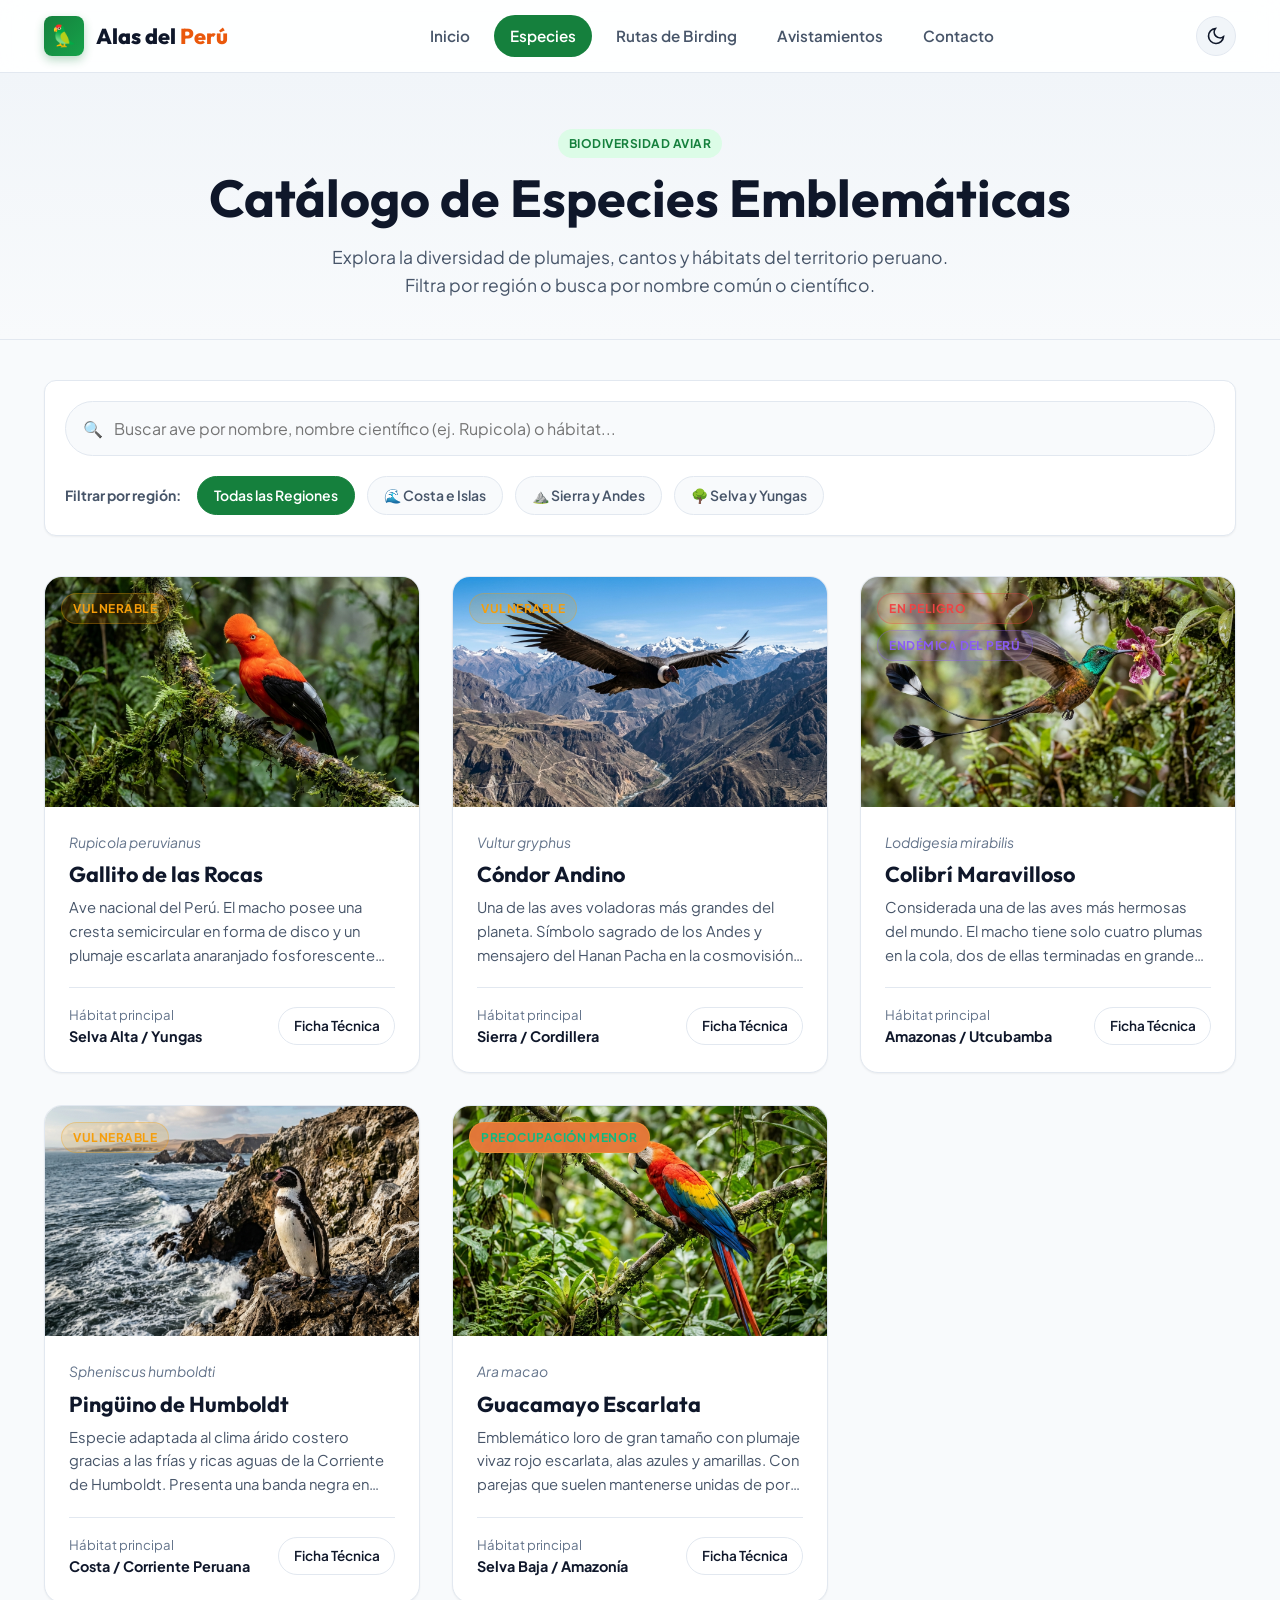
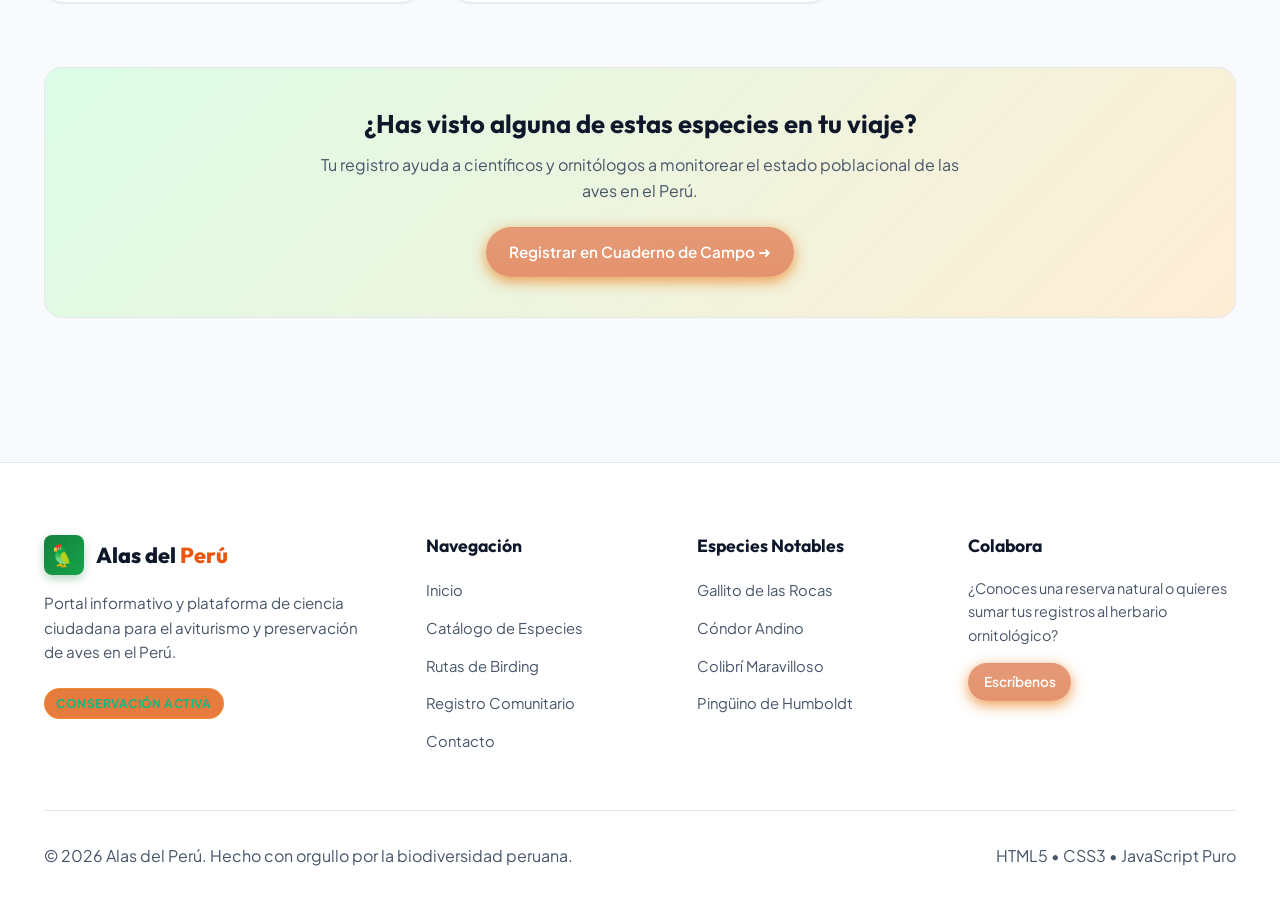
<file: especies.html>
<!DOCTYPE html>
<html lang="es" data-theme="light">
<head>
  <meta charset="UTF-8">
  <meta name="viewport" content="width=device-width, initial-scale=1.0">
  <title>Catálogo de Aves del Perú — Alas del Perú</title>
  <meta name="description" content="Explora las aves más representativas del Perú. Búsqueda en tiempo real, filtros por región geográfica, estado de conservación y fichas técnicas interactivas.">
  
  <link rel="preconnect" href="https://fonts.googleapis.com">
  <link rel="preconnect" href="https://fonts.gstatic.com" crossorigin>
  <link href="https://fonts.googleapis.com/css2?family=Outfit:wght@400;600;700;800&family=Plus+Jakarta+Sans:wght@400;500;600;700&display=swap" rel="stylesheet">
  
  <link rel="stylesheet" href="styles.css">
</head>
<body>

  <!-- ==================== HEADER ==================== -->
  <header class="site-header" id="mainHeader">
    <div class="container header-inner">
      <a href="index.html" class="brand-logo" aria-label="Alas del Perú - Inicio">
        <div class="brand-icon">🦜</div>
        <span>Alas del <span>Perú</span></span>
      </a>

      <nav class="main-nav" id="mainNav" aria-label="Navegación principal">
        <a href="index.html" class="nav-link">Inicio</a>
        <a href="especies.html" class="nav-link active">Especies</a>
        <a href="rutas.html" class="nav-link">Rutas de Birding</a>
        <a href="avistamientos.html" class="nav-link">Avistamientos</a>
        <a href="contacto.html" class="nav-link">Contacto</a>
      </nav>

      <div class="header-actions">
        <button class="theme-toggle" id="themeToggle" aria-label="Cambiar tema">
          <svg width="20" height="20" fill="none" stroke="currentColor" stroke-width="2" viewBox="0 0 24 24"><path d="M21 12.79A9 9 0 1 1 11.21 3 7 7 0 0 0 21 12.79z"/></svg>
        </button>
        <button class="mobile-menu-btn" id="mobileMenuBtn" aria-label="Abrir menú" aria-expanded="false">
          ☰
        </button>
      </div>
    </div>
  </header>

  <!-- ==================== CONTENIDO ==================== -->
  <main>
    <!-- BANNER DE PÁGINA -->
    <section class="page-banner">
      <div class="container">
        <span class="badge badge-forest" style="margin-bottom: 0.5rem;">Biodiversidad Aviar</span>
        <h1>Catálogo de Especies Emblemáticas</h1>
        <p>
          Explora la diversidad de plumajes, cantos y hábitats del territorio peruano. Filtra por región o busca por nombre común o científico.
        </p>
      </div>
    </section>

    <!-- BARRA DE HERRAMIENTAS: BÚSQUEDA Y FILTRADO (Funciones Interactivas) -->
    <section style="padding: 2.5rem 0 4rem;">
      <div class="container">
        <div class="catalog-toolbar">
          <!-- Buscador en tiempo real -->
          <div class="search-box">
            <span class="search-icon">🔍</span>
            <input 
              type="text" 
              id="birdSearchInput" 
              class="search-input" 
              placeholder="Buscar ave por nombre, nombre científico (ej. Rupicola) o hábitat..."
              aria-label="Buscar ave por nombre o hábitat"
            >
          </div>

          <!-- Filtros por Región Natural -->
          <div class="filter-group">
            <span class="filter-label">Filtrar por región:</span>
            <button class="filter-btn active" data-filter="todos" id="filterBtnTodos">
              Todas las Regiones
            </button>
            <button class="filter-btn" data-filter="costa" id="filterBtnCosta">
              🌊 Costa e Islas
            </button>
            <button class="filter-btn" data-filter="sierra" id="filterBtnSierra">
              ⛰️ Sierra y Andes
            </button>
            <button class="filter-btn" data-filter="selva" id="filterBtnSelva">
              🌳 Selva y Yungas
            </button>
          </div>
        </div>

        <!-- REJILLA DE TARJETAS DE AVES (Renderizadas dinámicamente) -->
        <div class="cards-grid" id="birdsGrid">
          <!-- El contenido se inyecta dinámicamente desde script.js -->
        </div>

        <!-- Banner Informativo de Conservación -->
        <div style="background: linear-gradient(135deg, var(--brand-forest-soft), var(--brand-gallito-soft)); border: 1px solid var(--border-light); border-radius: var(--radius-lg); padding: 2.5rem; text-align: center; margin-top: 2rem;">
          <h3 style="margin-bottom: 0.75rem;">¿Has visto alguna de estas especies en tu viaje?</h3>
          <p style="max-width: 650px; margin: 0 auto 1.5rem;">
            Tu registro ayuda a científicos y ornitólogos a monitorear el estado poblacional de las aves en el Perú.
          </p>
          <a href="avistamientos.html" class="btn btn-primary" id="btnReportarAvistamiento">
            Registrar en Cuaderno de Campo ➜
          </a>
        </div>
      </div>
    </section>
  </main>

  <!-- ==================== MODAL DE FICHA TÉCNICA ==================== -->
  <div class="modal-overlay" id="birdModal" aria-hidden="true">
    <!-- El modal se puebla dinámicamente con openBirdModal() en script.js -->
  </div>

  <!-- ==================== FOOTER ==================== -->
  <footer class="site-footer">
    <div class="container">
      <div class="footer-grid">
        <div class="footer-brand">
          <div class="brand-logo">
            <div class="brand-icon">🦜</div>
            <span>Alas del <span>Perú</span></span>
          </div>
          <p>
            Portal informativo y plataforma de ciencia ciudadana para el aviturismo y preservación de aves en el Perú.
          </p>
          <span class="badge badge-comun">Conservación Activa</span>
        </div>

        <div class="footer-col">
          <h4>Navegación</h4>
          <ul class="footer-links">
            <li><a href="index.html">Inicio</a></li>
            <li><a href="especies.html">Catálogo de Especies</a></li>
            <li><a href="rutas.html">Rutas de Birding</a></li>
            <li><a href="avistamientos.html">Registro Comunitario</a></li>
            <li><a href="contacto.html">Contacto</a></li>
          </ul>
        </div>

        <div class="footer-col">
          <h4>Especies Notables</h4>
          <ul class="footer-links">
            <li><a href="especies.html">Gallito de las Rocas</a></li>
            <li><a href="especies.html">Cóndor Andino</a></li>
            <li><a href="especies.html">Colibrí Maravilloso</a></li>
            <li><a href="especies.html">Pingüino de Humboldt</a></li>
          </ul>
        </div>

        <div class="footer-col">
          <h4>Colabora</h4>
          <p style="font-size: 0.9rem; margin-bottom: 1rem;">
            ¿Conoces una reserva natural o quieres sumar tus registros al herbario ornitológico?
          </p>
          <a href="contacto.html" class="btn btn-primary btn-sm">Escríbenos</a>
        </div>
      </div>

      <div class="footer-bottom">
        <p>© 2026 Alas del Perú. Hecho con orgullo por la biodiversidad peruana.</p>
        <p>HTML5 • CSS3 • JavaScript Puro</p>
      </div>
    </div>
  </footer>

  <script src="script.js"></script>
</body>
</html>
</file>
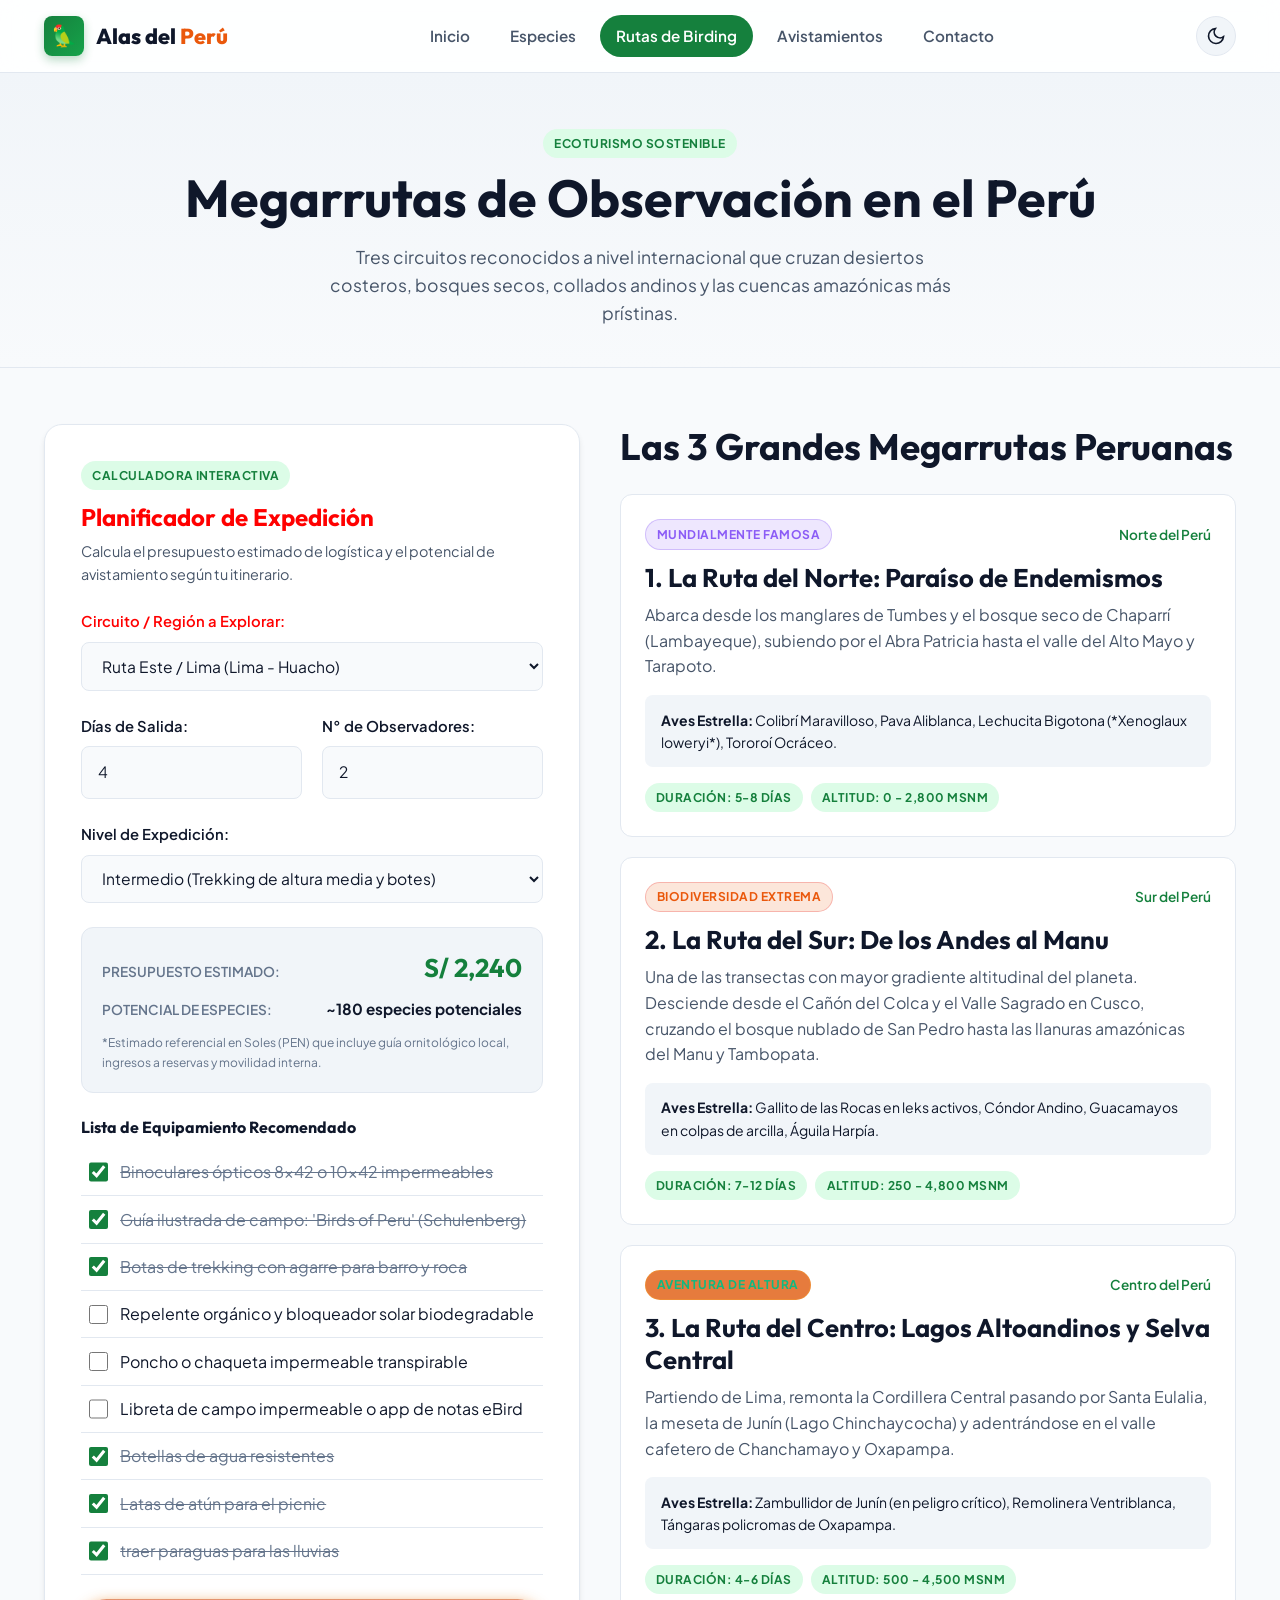
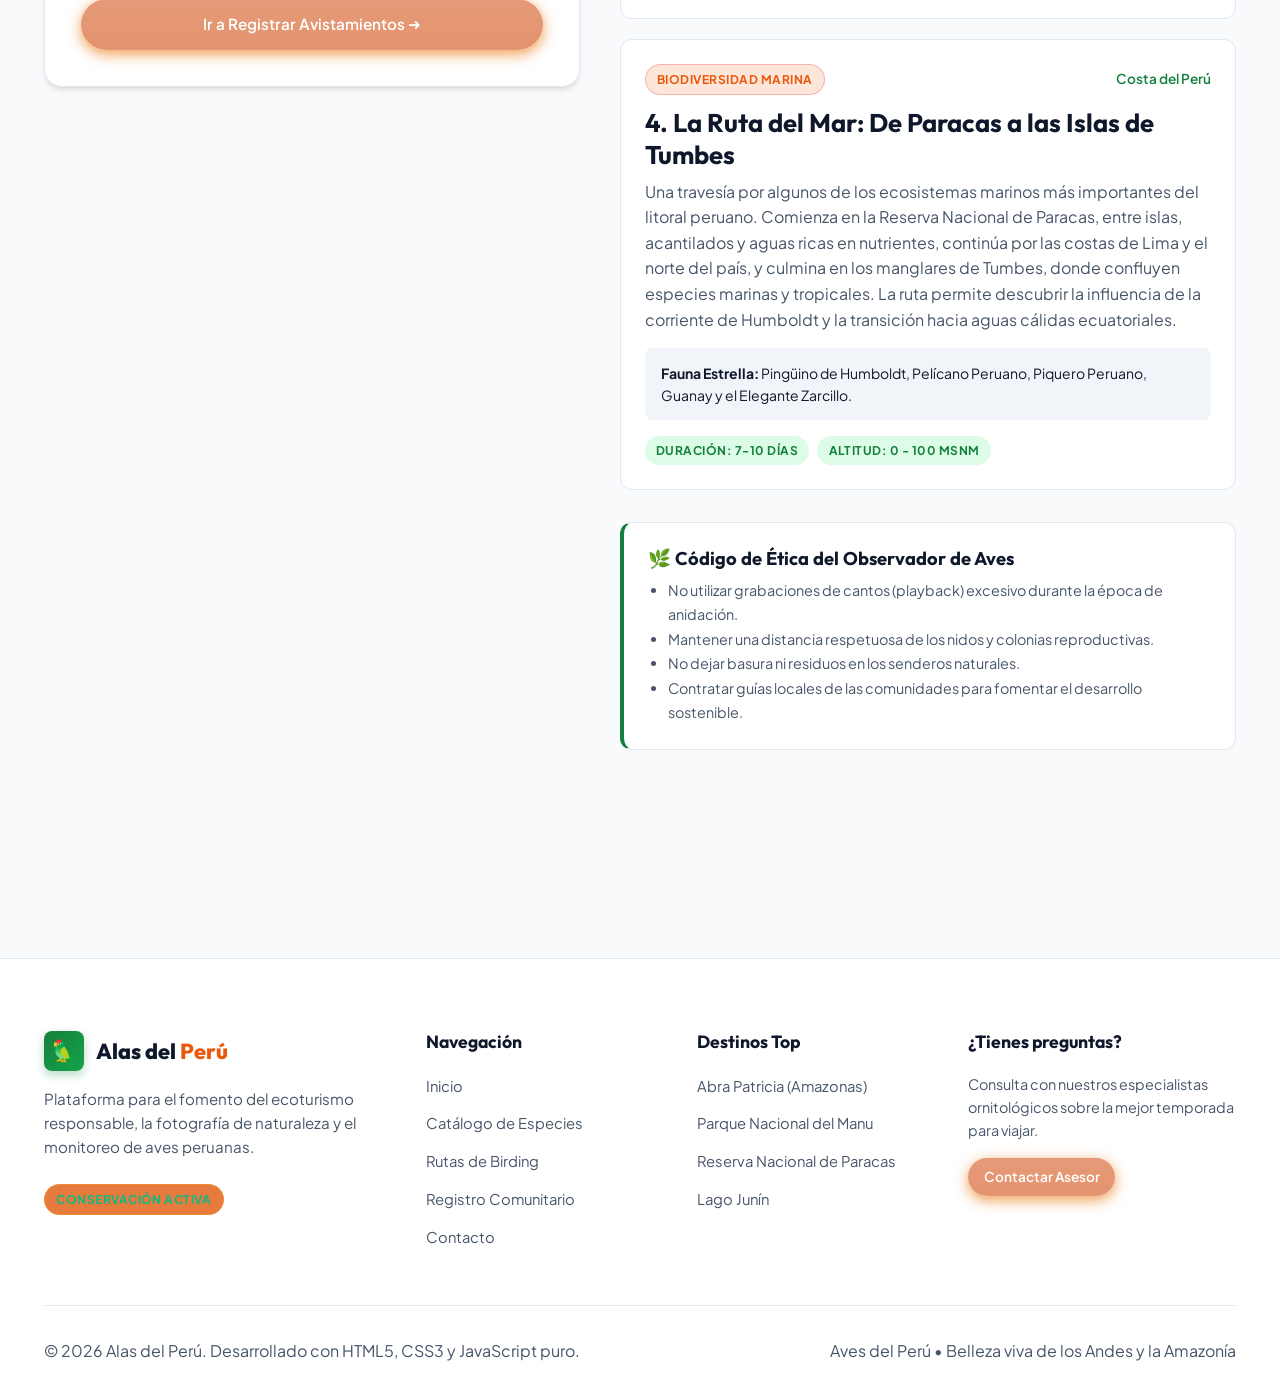
<file: rutas.html>
<!DOCTYPE html>
<html lang="es" data-theme="light">
<head>
  <meta charset="UTF-8">
  <meta name="viewport" content="width=device-width, initial-scale=1.0">
  <title>Rutas de Birdwatching en el Perú — Alas del Perú</title>
  <meta name="description" content="Guía completa de las tres megarrutas de observación de aves en el Perú: Norte, Centro y Sur. Incluye planificador de expedición interactivo y checklist de equipo.">
  
  <link rel="preconnect" href="https://fonts.googleapis.com">
  <link rel="preconnect" href="https://fonts.gstatic.com" crossorigin>
  <link href="https://fonts.googleapis.com/css2?family=Outfit:wght@400;600;700;800&family=Plus+Jakarta+Sans:wght@400;500;600;700&display=swap" rel="stylesheet">
  
  <link rel="stylesheet" href="styles.css">
</head>
<body>

  <!-- ==================== HEADER ==================== -->
  <header class="site-header" id="mainHeader">
    <div class="container header-inner">
      <a href="index.html" class="brand-logo" aria-label="Alas del Perú - Inicio">
        <div class="brand-icon">🦜</div>
        <span>Alas del <span>Perú</span></span>
      </a>

      <nav class="main-nav" id="mainNav" aria-label="Navegación principal">
        <a href="index.html" class="nav-link">Inicio</a>
        <a href="especies.html" class="nav-link">Especies</a>
        <a href="rutas.html" class="nav-link active">Rutas de Birding</a>
        <a href="avistamientos.html" class="nav-link">Avistamientos</a>
        <a href="contacto.html" class="nav-link">Contacto</a>
      </nav>

      <div class="header-actions">
        <button class="theme-toggle" id="themeToggle" aria-label="Cambiar tema">
          <svg width="20" height="20" fill="none" stroke="currentColor" stroke-width="2" viewBox="0 0 24 24"><path d="M21 12.79A9 9 0 1 1 11.21 3 7 7 0 0 0 21 12.79z"/></svg>
        </button>
        <button class="mobile-menu-btn" id="mobileMenuBtn" aria-label="Abrir menú" aria-expanded="false">
          ☰
        </button>
      </div>
    </div>
  </header>

  <!-- ==================== CONTENIDO ==================== -->
  <main>
    <!-- BANNER DE PÁGINA -->
    <section class="page-banner">
      <div class="container">
        <span class="badge badge-forest" style="margin-bottom: 0.5rem;">Ecoturismo Sostenible</span>
        <h1>Megarrutas de Observación en el Perú</h1>
        <p>
          Tres circuitos reconocidos a nivel internacional que cruzan desiertos costeros, bosques secos, collados andinos y las cuencas amazónicas más prístinas.
        </p>
      </div>
    </section>

    <!-- PLANIFICADOR INTERACTIVO Y DETALLE DE RUTAS -->
    <section style="padding: 3.5rem 0 4rem;">
      <div class="container">
        
        <div class="planner-grid">
          <!-- Columna Izquierda: Calculadora y Planificador Interactivo -->
          <div>
            <div class="form-card" style="position: sticky; top: 6rem;">
              <span class="badge badge-forest" style="margin-bottom: 0.75rem;">Calculadora Interactiva</span>
              <h2 style="font-size: 1.5rem; margin-bottom: 0.5rem; color: red;" >Planificador de Expedición</h2>
              <p style="font-size: 0.9rem; margin-bottom: 1.5rem;">
                Calcula el presupuesto estimado de logística y el potencial de avistamiento según tu itinerario.
              </p>

              <form id="expeditionForm" onsubmit="event.preventDefault();">
                <div class="form-group">
                  <label for="planRegion" class="form-label" style="color: red;">Circuito / Región a Explorar:</label>
                  <select id="planRegion" class="form-control">
                    <option value="selva" selected>Ruta Norte / Amazonía (Abra Patricia - Tarapoto)</option>
                    <option value="selva" selected>Ruta Este / Lima (Lima - Huacho)</option>
                    <option value="sierra">Ruta Sur / Andes y Manu (Cusco - Colca - Tambopata)</option>
                    <option value="costa">Ruta Costera e Islas (Paracas - Pantanos de Villa)</option>
                  </select>
                </div>

                <div class="form-row">
                  <div class="form-group">
                    <label for="planDays" class="form-label">Días de Salida:</label>
                    <input type="number" id="planDays" class="form-control" min="1" max="30" value="4">
                  </div>
                  <div class="form-group">
                    <label for="planPeople" class="form-label">N° de Observadores:</label>
                    <input type="number" id="planPeople" class="form-control" min="1" max="15" value="2">
                  </div>
                </div>

                <div class="form-group">
                  <label for="planLevel" class="form-label">Nivel de Expedición:</label>
                  <select id="planLevel" class="form-control">
                    <option value="iniciacion">Iniciación (Senderos sencillos y miradores)</option>
                    <option value="medio" selected>Intermedio (Trekking de altura media y botes)</option>
                    <option value="experto">Avanzado (Internamiento en selva virgen y collados)</option>
                  </select>
                </div>

                <!-- Resumen de Costo y Potencial Dinámico -->
                <div style="background: var(--bg-subtle); border-radius: var(--radius-md); padding: 1.25rem; margin: 1.5rem 0; border: 1px solid var(--border-light);">
                  <div style="display: flex; justify-content: space-between; align-items: baseline; margin-bottom: 0.5rem;">
                    <span style="font-size: 0.85rem; color: var(--text-muted); font-weight: 600;">PRESUPUESTO ESTIMADO:</span>
                    <strong id="planCost" style="font-size: 1.6rem; color: var(--brand-forest); font-family: var(--font-heading);">S/ 2,240</strong>
                  </div>
                  <div style="display: flex; justify-content: space-between; align-items: baseline;">
                    <span style="font-size: 0.85rem; color: var(--text-muted); font-weight: 600;">POTENCIAL DE ESPECIES:</span>
                    <span id="planBirdsCount" style="font-size: 0.95rem; font-weight: 700; color: var(--text-primary);">~180 especies potenciales</span>
                  </div>
                  <p style="font-size: 0.75rem; color: var(--text-muted); margin-top: 0.75rem;">
                    *Estimado referencial en Soles (PEN) que incluye guía ornitológico local, ingresos a reservas y movilidad interna.
                  </p>
                </div>

                <!-- Checklist Interactivo de Equipamiento -->
                <h4 style="font-size: 1rem; margin-bottom: 0.75rem;">Lista de Equipamiento Recomendado</h4>
                <div id="plannerChecklist" style="margin-bottom: 1.5rem;">
                  <!-- Renderizado dinámicamente con checkboxes interactivos -->
                </div>

                <a href="avistamientos.html" class="btn btn-primary" style="width: 100%;">
                  Ir a Registrar Avistamientos ➜
                </a>
              </form>
            </div>
          </div>

          <!-- Columna Derecha: Tarjetas de las Megarrutas -->
          <div>
            <h2 style="margin-bottom: 1.5rem;">Las 3 Grandes Megarrutas Peruanas</h2>

            <!-- Ruta Norte -->
            <article class="route-card">
              <div style="display: flex; justify-content: space-between; align-items: center; margin-bottom: 0.75rem;">
                <span class="badge badge-endemico">Mundialmente Famosa</span>
                <span style="font-size: 0.85rem; font-weight: 600; color: var(--brand-forest);">Norte del Perú</span>
              </div>
              <h3>1. La Ruta del Norte: Paraíso de Endemismos</h3>
              <p style="margin: 0.5rem 0 1rem;">
                Abarca desde los manglares de Tumbes y el bosque seco de Chaparrí (Lambayeque), subiendo por el Abra Patricia hasta el valle del Alto Mayo y Tarapoto.
              </p>
              <div style="background: var(--bg-subtle); padding: 0.85rem 1rem; border-radius: var(--radius-sm); margin-bottom: 1rem; font-size: 0.875rem;">
                <strong>Aves Estrella:</strong> Colibrí Maravilloso, Pava Aliblanca, Lechucita Bigotona (*Xenoglaux loweryi*), Tororoí Ocráceo.
              </div>
              <div style="display: flex; gap: 0.5rem; flex-wrap: wrap;">
                <span class="badge badge-forest">Duración: 5-8 días</span>
                <span class="badge badge-forest">Altitud: 0 - 2,800 msnm</span>
              </div>
            </article>

            <!-- Ruta Sur -->
            <article class="route-card">
              <div style="display: flex; justify-content: space-between; align-items: center; margin-bottom: 0.75rem;">
                <span class="badge badge-critico" style="background: rgba(234, 88, 12, 0.15); color: var(--brand-gallito);">Biodiversidad Extrema</span>
                <span style="font-size: 0.85rem; font-weight: 600; color: var(--brand-forest);">Sur del Perú</span>
              </div>
              <h3>2. La Ruta del Sur: De los Andes al Manu</h3>
              <p style="margin: 0.5rem 0 1rem;">
                Una de las transectas con mayor gradiente altitudinal del planeta. Desciende desde el Cañón del Colca y el Valle Sagrado en Cusco, cruzando el bosque nublado de San Pedro hasta las llanuras amazónicas del Manu y Tambopata.
              </p>
              <div style="background: var(--bg-subtle); padding: 0.85rem 1rem; border-radius: var(--radius-sm); margin-bottom: 1rem; font-size: 0.875rem;">
                <strong>Aves Estrella:</strong> Gallito de las Rocas en leks activos, Cóndor Andino, Guacamayos en colpas de arcilla, Águila Harpía.
              </div>
              <div style="display: flex; gap: 0.5rem; flex-wrap: wrap;">
                <span class="badge badge-forest">Duración: 7-12 días</span>
                <span class="badge badge-forest">Altitud: 250 - 4,800 msnm</span>
              </div>
            </article>

            <!-- Ruta Centro -->
            <article class="route-card">
              <div style="display: flex; justify-content: space-between; align-items: center; margin-bottom: 0.75rem;">
                <span class="badge badge-comun">Aventura de Altura</span>
                <span style="font-size: 0.85rem; font-weight: 600; color: var(--brand-forest);">Centro del Perú</span>
              </div>
              <h3>3. La Ruta del Centro: Lagos Altoandinos y Selva Central</h3>
              <p style="margin: 0.5rem 0 1rem;">
                Partiendo de Lima, remonta la Cordillera Central pasando por Santa Eulalia, la meseta de Junín (Lago Chinchaycocha) y adentrándose en el valle cafetero de Chanchamayo y Oxapampa.
              </p>
              <div style="background: var(--bg-subtle); padding: 0.85rem 1rem; border-radius: var(--radius-sm); margin-bottom: 1rem; font-size: 0.875rem;">
                <strong>Aves Estrella:</strong> Zambullidor de Junín (en peligro crítico), Remolinera Ventriblanca, Tángaras policromas de Oxapampa.
              </div>
              <div style="display: flex; gap: 0.5rem; flex-wrap: wrap;">
                <span class="badge badge-forest">Duración: 4-6 días</span>
                <span class="badge badge-forest">Altitud: 500 - 4,500 msnm</span>
              </div>
            </article>

            <!-- Ruta Marítima -->
            <article class="route-card">
              <div style="display: flex; justify-content: space-between; align-items: center; margin-bottom: 0.75rem;">
                <span class="badge badge-critico" style="background: rgba(234, 88, 12, 0.15); color: var(--brand-gallito);">Biodiversidad Marina</span>
                <span style="font-size: 0.85rem; font-weight: 600; color: var(--brand-forest);">Costa del Perú</span>
              </div>
              <h3>4. La Ruta del Mar: De Paracas a las Islas de Tumbes</h3>
              <p style="margin: 0.5rem 0 1rem;">
                Una travesía por algunos de los ecosistemas marinos más importantes del litoral peruano. Comienza en la Reserva Nacional de Paracas, entre islas, acantilados y aguas ricas en nutrientes, continúa por las costas de Lima y el norte del país, y culmina en los manglares de Tumbes, donde confluyen especies marinas y tropicales. La ruta permite descubrir la influencia de la corriente de Humboldt y la transición hacia aguas cálidas ecuatoriales.
              </p>
              <div style="background: var(--bg-subtle); padding: 0.85rem 1rem; border-radius: var(--radius-sm); margin-bottom: 1rem; font-size: 0.875rem;">
                <strong>Fauna Estrella:</strong> Pingüino de Humboldt, Pelícano Peruano, Piquero Peruano, Guanay y el Elegante Zarcillo.
              </div>
              <div style="display: flex; gap: 0.5rem; flex-wrap: wrap;">
                <span class="badge badge-forest">Duración: 7-10 días</span>
                <span class="badge badge-forest">Altitud: 0 - 100 msnm</span>
              </div>
            </article>


            <!-- Recomendaciones de Código de Ética -->
            <div style="background: var(--bg-surface); border: 1px solid var(--border-light); border-left: 4px solid var(--brand-forest); border-radius: var(--radius-md); padding: 1.5rem; margin-top: 2rem;">
              <h4 style="margin-bottom: 0.5rem;">🌿 Código de Ética del Observador de Aves</h4>
              <ul style="padding-left: 1.25rem; font-size: 0.9rem; color: var(--text-secondary); line-height: 1.7;">
                <li>No utilizar grabaciones de cantos (playback) excesivo durante la época de anidación.</li>
                <li>Mantener una distancia respetuosa de los nidos y colonias reproductivas.</li>
                <li>No dejar basura ni residuos en los senderos naturales.</li>
                <li>Contratar guías locales de las comunidades para fomentar el desarrollo sostenible.</li>
              </ul>
            </div>
          </div>
        </div>

      </div>
    </section>
  </main>

  <!-- ==================== FOOTER ==================== -->
  <footer class="site-footer">
    <div class="container">
      <div class="footer-grid">
        <div class="footer-brand">
          <div class="brand-logo">
            <div class="brand-icon">🦜</div>
            <span>Alas del <span>Perú</span></span>
          </div>
          <p>
            Plataforma para el fomento del ecoturismo responsable, la fotografía de naturaleza y el monitoreo de aves peruanas.
          </p>
          <span class="badge badge-comun">Conservación Activa</span>
        </div>

        <div class="footer-col">
          <h4>Navegación</h4>
          <ul class="footer-links">
            <li><a href="index.html">Inicio</a></li>
            <li><a href="especies.html">Catálogo de Especies</a></li>
            <li><a href="rutas.html">Rutas de Birding</a></li>
            <li><a href="avistamientos.html">Registro Comunitario</a></li>
            <li><a href="contacto.html">Contacto</a></li>
          </ul>
        </div>

        <div class="footer-col">
          <h4>Destinos Top</h4>
          <ul class="footer-links">
            <li><a href="rutas.html">Abra Patricia (Amazonas)</a></li>
            <li><a href="rutas.html">Parque Nacional del Manu</a></li>
            <li><a href="rutas.html">Reserva Nacional de Paracas</a></li>
            <li><a href="rutas.html">Lago Junín</a></li>
          </ul>
        </div>

        <div class="footer-col">
          <h4>¿Tienes preguntas?</h4>
          <p style="font-size: 0.9rem; margin-bottom: 1rem;">
            Consulta con nuestros especialistas ornitológicos sobre la mejor temporada para viajar.
          </p>
          <a href="contacto.html" class="btn btn-primary btn-sm">Contactar Asesor</a>
        </div>
      </div>

      <div class="footer-bottom">
        <p>© 2026 Alas del Perú. Desarrollado con HTML5, CSS3 y JavaScript puro.</p>
        <p>Aves del Perú • Belleza viva de los Andes y la Amazonía</p>
      </div>
    </div>
  </footer>

  <script src="script.js"></script>
</body>
</html>
</file>
<file: styles.css>
/* ==========================================================================
   ALAS DEL PERÚ - PORTAL DE AVES DEL PERÚ
   Hoja de Estilos Principal (CSS3 Moderno / Vanilla CSS)
   ========================================================================== */

/* --------------------------------------------------------------------------
   1. VARIABLES Y SISTEMA DE DISEÑO (Design Tokens)
   -------------------------------------------------------------------------- */
:root {
  /* Paleta Naturaleza Peruana - Modo Claro (Default) */
  --bg-primary: #f8fafc;
  --bg-surface: #ffffff;
  --bg-surface-elevated: #ffffff;
  --bg-subtle: #f1f5f9;
  --bg-glass: rgba(255, 255, 255, 0.85);

  --text-primary: #0f172a;
  --text-secondary: #475569;
  --text-muted: #64748b;
  --text-inverse: #ffffff;

  /* Colores de Marca Inspirados en la Biodiversidad */
  --brand-forest: #15803d;       /* Verde Selva / Amazonía */
  --brand-forest-dark: #14532d;
  --brand-forest-light: #86efac;
  --brand-forest-soft: #dcfce7;

  --brand-gallito: #ea580c;      /* Naranja/Rojo Gallito de las Rocas */
  --brand-gallito-hover: #c2410c;
  --brand-gallito-soft: #ffedd5;

  --brand-condor: #0284c7;       /* Azul Cielo Andino */
  --brand-condor-soft: #e0f2fe;

  --brand-amber: #d97706;        /* Ámbar / Oro Inca */
  --brand-amber-soft: #fef3c7;

  --border-light: #e2e8f0;
  --border-focus: #15803d;

  /* Estados de Conservación */
  --status-critico: #ef4444;     /* Peligro Crítico */
  --status-vulnerable: #f59e0b;  /* Vulnerable */
  --status-comun: #10b981;       /* Preocupación Menor */
  --status-endemico: #8b5cf6;    /* Especie Endémica */

  /* Sombras y Elevaciones */
  --shadow-sm: 0 1px 2px 0 rgba(0, 0, 0, 0.05);
  --shadow-md: 0 4px 6px -1px rgba(0, 0, 0, 0.1), 0 2px 4px -2px rgba(0, 0, 0, 0.08);
  --shadow-lg: 0 10px 15px -3px rgba(0, 0, 0, 0.1), 0 4px 6px -4px rgba(0, 0, 0, 0.08);
  --shadow-xl: 0 20px 25px -5px rgba(0, 0, 0, 0.12), 0 8px 10px -6px rgba(0, 0, 0, 0.06);

  /* Bordes y Transiciones */
  --radius-sm: 8px;
  --radius-md: 12px;
  --radius-lg: 18px;
  --radius-full: 9999px;
  --transition: all 0.25s cubic-bezier(0.4, 0, 0.2, 1);

  --font-main: 'Plus Jakarta Sans', system-ui, -apple-system, sans-serif;
  --font-heading: 'Outfit', system-ui, -apple-system, sans-serif;
  --max-width: 1240px;
}

/* --------------------------------------------------------------------------
   2. TEMA OSCURO (Dark Mode)
   -------------------------------------------------------------------------- */
[data-theme="dark"] {
  --bg-primary: #090d16;
  --bg-surface: #111827;
  --bg-surface-elevated: #1f2937;
  --bg-subtle: #1a2234;
  --bg-glass: rgba(17, 24, 39, 0.88);

  --text-primary: #f8fafc;
  --text-secondary: #cbd5e1;
  --text-muted: #94a3b8;
  --text-inverse: #0f172a;

  --border-light: #2d3748;
  --border-focus: #4ade80;

  --brand-forest: #22c55e;
  --brand-forest-soft: rgba(34, 197, 94, 0.15);
  --brand-gallito-soft: rgba(234, 88, 12, 0.18);
  --brand-condor-soft: rgba(2, 132, 199, 0.18);
  --brand-amber-soft: rgba(217, 119, 6, 0.18);

  --shadow-md: 0 4px 12px rgba(0, 0, 0, 0.4);
  --shadow-lg: 0 10px 20px rgba(0, 0, 0, 0.5);
  --shadow-xl: 0 20px 30px rgba(0, 0, 0, 0.6);
}

/* --------------------------------------------------------------------------
   3. RESET Y BASE GLOBAL
   -------------------------------------------------------------------------- */
*, *::before, *::after {
  box-sizing: border-box;
  margin: 0;
  padding: 0;
}

html {
  scroll-behavior: smooth;
  font-size: 16px;
}

body {
  font-family: var(--font-main);
  background-color: var(--bg-primary);
  color: var(--text-primary);
  line-height: 1.6;
  min-height: 100vh;
  display: flex;
  flex-direction: column;
  transition: background-color 0.3s ease, color 0.3s ease;
  overflow-x: hidden;
}

main {
  flex: 1;
}

h1, h2, h3, h4, h5, h6 {
  font-family: var(--font-heading);
  color: var(--text-primary);
  line-height: 1.25;
  font-weight: 700;
}

h1 { font-size: clamp(2rem, 4vw + 1rem, 3.25rem); }
h2 { font-size: clamp(1.6rem, 3vw + 0.5rem, 2.3rem); }
h3 { font-size: clamp(1.25rem, 2vw + 0.3rem, 1.6rem); }
h4 { font-size: 1.15rem; }

p {
  color: var(--text-secondary);
  font-size: 1rem;
}

a {
  color: inherit;
  text-decoration: none;
  transition: var(--transition);
}

img {
  max-width: 100%;
  height: auto;
  display: block;
}

button, input, select, textarea {
  font: inherit;
  color: inherit;
}

.container {
  width: 100%;
  max-width: var(--max-width);
  margin-inline: auto;
  padding-inline: 1.5rem;
}

/* --------------------------------------------------------------------------
   4. NAVEGACIÓN Y HEADER (Cabecera Global)
   -------------------------------------------------------------------------- */
.site-header {
  position: sticky;
  top: 0;
  z-index: 100;
  background-color: var(--bg-glass);
  backdrop-filter: blur(12px);
  -webkit-backdrop-filter: blur(12px);
  border-bottom: 1px solid var(--border-light);
  transition: var(--transition);
}

.header-inner {
  display: flex;
  align-items: center;
  justify-content: space-between;
  height: 4.5rem;
  gap: 1rem;
}

.brand-logo {
  display: flex;
  align-items: center;
  gap: 0.75rem;
  font-family: var(--font-heading);
  font-weight: 800;
  font-size: 1.35rem;
  color: var(--text-primary);
}

.brand-icon {
  width: 2.5rem;
  height: 2.5rem;
  border-radius: var(--radius-sm);
  background: linear-gradient(135deg, var(--brand-forest), #16a34a);
  display: grid;
  place-items: center;
  color: #ffffff;
  font-size: 1.3rem;
  box-shadow: 0 4px 10px rgba(21, 128, 61, 0.3);
}

.brand-logo span span {
  color: var(--brand-gallito);
}

.main-nav {
  display: flex;
  align-items: center;
  gap: 0.5rem;
}

.nav-link {
  font-weight: 600;
  font-size: 0.95rem;
  padding: 0.55rem 1rem;
  border-radius: var(--radius-full);
  color: var(--text-secondary);
  position: relative;
}

.nav-link:hover {
  color: var(--brand-forest);
  background-color: var(--brand-forest-soft);
}

.nav-link.active {
  color: #ffffff;
  background-color: var(--brand-forest);
}

.header-actions {
  display: flex;
  align-items: center;
  gap: 0.75rem;
}

/* Selector de Tema */
.theme-toggle {
  background: var(--bg-subtle);
  border: 1px solid var(--border-light);
  width: 2.5rem;
  height: 2.5rem;
  border-radius: 50%;
  display: grid;
  place-items: center;
  cursor: pointer;
  color: var(--text-primary);
  transition: var(--transition);
}

.theme-toggle:hover {
  background: var(--brand-forest-soft);
  color: var(--brand-forest);
  transform: rotate(15deg);
}

/* Menú móvil */
.mobile-menu-btn {
  display: none;
  background: transparent;
  border: none;
  cursor: pointer;
  padding: 0.5rem;
  color: var(--text-primary);
  font-size: 1.5rem;
}

/* --------------------------------------------------------------------------
   5. BOTONES Y COMPONENTES REUTILIZABLES
   -------------------------------------------------------------------------- */
.btn {
  display: inline-flex;
  align-items: center;
  justify-content: center;
  gap: 0.5rem;
  font-weight: 600;
  font-size: 0.95rem;
  padding: 0.75rem 1.4rem;
  border-radius: var(--radius-full);
  cursor: pointer;
  border: 1px solid transparent;
  transition: var(--transition);
  text-align: center;
}

.btn-primary {
  background: linear-gradient(0deg, #e4936e, #e4936eef);
  color: #ffffff;
  box-shadow: 0 4px 14px rgba(235, 133, 38, 0.808);
}

.btn-primary:hover {
  background: linear-gradient(0deg, var(--brand-forest-dark), #e4936eef);
  transform: translateY(-2px);
  box-shadow: 0 6px 18px rgba(231, 79, 41, 0.911);
}

.btn-accent {
  background: linear-gradient(135deg, var(--brand-gallito), #f97316);
  color: #ffffff;
  box-shadow: 0 4px 14px rgba(234, 88, 12, 0.35);
}

.btn-accent:hover {
  background: linear-gradient(135deg, var(--brand-gallito-hover), #ea580c);
  transform: translateY(-2px);
  box-shadow: 0 6px 18px rgba(234, 88, 12, 0.45);
}

.btn-outline {
  background: transparent;
  border-color: var(--border-light);
  color: var(--text-primary);
}

.btn-outline:hover {
  border-color: var(--brand-forest);
  color: var(--brand-forest);
  background-color: var(--brand-forest-soft);
}

.btn-sm {
  padding: 0.45rem 0.9rem;
  font-size: 0.85rem;
}

.btn-icon {
  width: 2.5rem;
  height: 2.5rem;
  padding: 0;
  border-radius: 50%;
}

/* Badges / Etiquetas */
.badge {
  display: inline-flex;
  align-items: center;
  gap: 0.35rem;
  font-size: 0.75rem;
  font-weight: 700;
  padding: 0.3rem 0.7rem;
  border-radius: var(--radius-full);
  text-transform: uppercase;
  letter-spacing: 0.04em;
}

.badge-critico {
  background-color: rgba(239, 68, 68, 0.15);
  color: var(--status-critico);
  border: 1px solid rgba(239, 68, 68, 0.3);
}

.badge-vulnerable {
  background-color: rgba(245, 158, 11, 0.15);
  color: var(--status-vulnerable);
  border: 1px solid rgba(245, 158, 11, 0.3);
}

.badge-comun {
  background-color: rgba(230, 121, 58, 0.979);
  color: var(--status-comun);
  border: 1px solid rgba(238, 142, 53, 0.877);
}

.badge-endemico {
  background-color: rgba(139, 92, 246, 0.15);
  color: var(--status-endemico);
  border: 1px solid rgba(139, 92, 246, 0.3);
}

.badge-forest {
  background-color: var(--brand-forest-soft);
  color: var(--brand-forest);
}

/* --------------------------------------------------------------------------
   6. HERO SECTIONS & BANNERS
   -------------------------------------------------------------------------- */
.hero {
  position: relative;
  padding: 4.5rem 0 3.5rem;
  overflow: hidden;
}

.hero-grid {
  display: grid;
  grid-template-columns: 1.15fr 0.85fr;
  gap: 3.5rem;
  align-items: center;
}

.hero-badge {
  display: inline-flex;
  align-items: center;
  gap: 0.5rem;
  background: var(--brand-forest-soft);
  color: var(--brand-forest);
  padding: 0.4rem 1rem;
  border-radius: var(--radius-full);
  font-size: 0.85rem;
  font-weight: 700;
  margin-bottom: 1.25rem;
}

.hero-title {
  margin-bottom: 1.25rem;
  line-height: 1.15;
}

.hero-title .highlight {
  background: linear-gradient(135deg, var(--brand-forest), var(--brand-gallito));
  -webkit-background-clip: text;
  -webkit-text-fill-color: transparent;
}

.hero-description {
  font-size: 1.125rem;
  margin-bottom: 2rem;
  max-width: 540px;
}

.hero-actions {
  display: flex;
  flex-wrap: wrap;
  gap: 1rem;
  margin-bottom: 2.5rem;
}

.hero-visual {
  position: relative;
}

.hero-card-featured {
  position: relative;
  border-radius: var(--radius-lg);
  overflow: hidden;
  box-shadow: var(--shadow-xl);
  border: 1px solid var(--border-light);
  background: var(--bg-surface);
}

.hero-card-featured img {
  width: 100%;
  height: 420px;
  object-fit: cover;
  transition: transform 0.5s ease;
}

.hero-card-featured:hover img {
  transform: scale(1.03);
}

.hero-card-overlay {
  position: absolute;
  bottom: 0;
  inset-inline: 0;
  padding: 2rem 1.5rem 1.25rem;
  background: linear-gradient(to top, rgba(0, 0, 0, 0.85) 0%, rgba(0, 0, 0, 0) 100%);
  color: #ffffff;
}

.hero-card-overlay h3 {
  color: #ffffff;
  margin-bottom: 0.25rem;
}

.hero-card-overlay p {
  color: rgba(255, 255, 255, 0.85);
  font-size: 0.9rem;
}

/* Banner de Páginas Internas */
.page-banner {
  padding: 3.5rem 0 2.5rem;
  background: linear-gradient(180deg, var(--bg-subtle) 0%, var(--bg-primary) 100%);
  border-bottom: 1px solid var(--border-light);
  text-align: center;
}

.page-banner h1 {
  margin-bottom: 0.75rem;
}

.page-banner p {
  max-width: 650px;
  margin-inline: auto;
  font-size: 1.1rem;
}

/* --------------------------------------------------------------------------
   7. SECCIÓN DE ESTADÍSTICAS Y CARDS
   -------------------------------------------------------------------------- */
.stats-section {
  padding: 2.5rem 0;
}

.stats-grid {
  display: grid;
  grid-template-columns: repeat(auto-fit, minmax(220px, 1fr));
  gap: 1.5rem;
}

.stat-card {
  background: var(--bg-surface);
  border: 1px solid var(--border-light);
  border-radius: var(--radius-md);
  padding: 1.75rem;
  display: flex;
  align-items: center;
  gap: 1.25rem;
  box-shadow: var(--shadow-sm);
  transition: var(--transition);
}

.stat-card:hover {
  transform: translateY(-4px);
  box-shadow: var(--shadow-md);
  border-color: var(--brand-forest);
}

.stat-icon {
  width: 3.5rem;
  height: 3.5rem;
  border-radius: var(--radius-md);
  background: var(--brand-forest-soft);
  color: var(--brand-forest);
  display: grid;
  place-items: center;
  font-size: 1.75rem;
  flex-shrink: 0;
}

.stat-info h3 {
  font-size: 2rem;
  font-weight: 800;
  line-height: 1;
  margin-bottom: 0.25rem;
  color: var(--brand-forest);
}

.stat-info p {
  font-size: 0.875rem;
  font-weight: 600;
  color: var(--text-secondary);
}

/* --------------------------------------------------------------------------
   8. CATÁLOGO DE ESPECIES (especies.html)
   -------------------------------------------------------------------------- */
.catalog-toolbar {
  background: var(--bg-surface);
  border: 1px solid var(--border-light);
  border-radius: var(--radius-md);
  padding: 1.25rem;
  margin-bottom: 2.5rem;
  display: flex;
  flex-direction: column;
  gap: 1.25rem;
  box-shadow: var(--shadow-sm);
}

.search-box {
  position: relative;
  display: flex;
  align-items: center;
}

.search-input {
  width: 100%;
  padding: 0.85rem 1rem 0.85rem 3rem;
  border-radius: var(--radius-full);
  border: 1px solid var(--border-light);
  background-color: var(--bg-primary);
  font-size: 1rem;
  transition: var(--transition);
}

.search-input:focus {
  outline: none;
  border-color: var(--brand-forest);
  box-shadow: 0 0 0 3px rgba(21, 128, 61, 0.15);
}

.search-icon {
  position: absolute;
  left: 1.15rem;
  color: var(--text-muted);
  pointer-events: none;
}

.filter-group {
  display: flex;
  flex-wrap: wrap;
  align-items: center;
  gap: 0.75rem;
}

.filter-label {
  font-size: 0.875rem;
  font-weight: 700;
  color: var(--text-secondary);
  margin-right: 0.25rem;
}

.filter-btn {
  background: var(--bg-primary);
  border: 1px solid var(--border-light);
  padding: 0.45rem 1rem;
  border-radius: var(--radius-full);
  font-size: 0.875rem;
  font-weight: 600;
  color: var(--text-secondary);
  cursor: pointer;
  transition: var(--transition);
}

.filter-btn:hover {
  background: var(--brand-forest-soft);
  color: var(--brand-forest);
  border-color: var(--brand-forest);
}

.filter-btn.active {
  background: var(--brand-forest);
  color: #ffffff;
  border-color: var(--brand-forest);
}

.cards-grid {
  display: grid;
  grid-template-columns: repeat(auto-fill, minmax(320px, 1fr));
  gap: 2rem;
  margin-bottom: 4rem;
}

.bird-card {
  background: var(--bg-surface);
  border: 1px solid var(--border-light);
  border-radius: var(--radius-lg);
  overflow: hidden;
  box-shadow: var(--shadow-sm);
  display: flex;
  flex-direction: column;
  transition: var(--transition);
}

.bird-card:hover {
  transform: translateY(-6px);
  box-shadow: var(--shadow-xl);
  border-color: rgba(21, 128, 61, 0.4);
}

.card-img-wrapper {
  position: relative;
  height: 230px;
  overflow: hidden;
  background-color: var(--bg-subtle);
}

.card-img-wrapper img {
  width: 100%;
  height: 100%;
  object-fit: cover;
  transition: transform 0.4s ease;
}

.bird-card:hover .card-img-wrapper img {
  transform: scale(1.05);
}

.card-badges {
  position: absolute;
  top: 1rem;
  left: 1rem;
  display: flex;
  flex-direction: column;
  gap: 0.4rem;
  z-index: 2;
}

.card-body {
  padding: 1.5rem;
  display: flex;
  flex-direction: column;
  flex: 1;
}

.bird-scientific {
  font-style: italic;
  font-size: 0.875rem;
  color: var(--text-muted);
  margin-bottom: 0.5rem;
}

.bird-name {
  font-size: 1.35rem;
  margin-bottom: 0.5rem;
}

.bird-desc {
  font-size: 0.925rem;
  margin-bottom: 1.25rem;
  display: -webkit-box;
  -webkit-line-clamp: 3;
  -webkit-box-orient: vertical;
  overflow: hidden;
}

.bird-meta {
  margin-top: auto;
  padding-top: 1rem;
  border-top: 1px solid var(--border-light);
  display: flex;
  align-items: center;
  justify-content: space-between;
}

.meta-item {
  font-size: 0.825rem;
  color: var(--text-muted);
}

.meta-item strong {
  display: block;
  color: var(--text-primary);
  font-size: 0.9rem;
}

/* --------------------------------------------------------------------------
   9. MODAL INTERACTIVO DE FICHA TÉCNICA
   -------------------------------------------------------------------------- */
.modal-overlay {
  position: fixed;
  inset: 0;
  background-color: rgba(0, 0, 0, 0.7);
  backdrop-filter: blur(6px);
  z-index: 200;
  display: flex;
  align-items: center;
  justify-content: center;
  padding: 1.5rem;
  opacity: 0;
  visibility: hidden;
  transition: opacity 0.3s ease, visibility 0.3s ease;
}

.modal-overlay.active {
  opacity: 1;
  visibility: visible;
}

.modal-card {
  background: var(--bg-surface);
  border-radius: var(--radius-lg);
  max-width: 680px;
  width: 100%;
  max-height: 90vh;
  overflow-y: auto;
  position: relative;
  box-shadow: var(--shadow-xl);
  border: 1px solid var(--border-light);
  transform: translateY(20px) scale(0.97);
  transition: transform 0.3s cubic-bezier(0.34, 1.56, 0.64, 1);
}

.modal-overlay.active .modal-card {
  transform: translateY(0) scale(1);
}

.modal-close {
  position: absolute;
  top: 1.25rem;
  right: 1.25rem;
  background: rgba(0, 0, 0, 0.5);
  color: #ffffff;
  border: none;
  width: 2.25rem;
  height: 2.25rem;
  border-radius: 50%;
  display: grid;
  place-items: center;
  cursor: pointer;
  z-index: 10;
  transition: var(--transition);
}

.modal-close:hover {
  background: var(--brand-gallito);
}

.modal-header-img {
  width: 100%;
  height: 280px;
  object-fit: cover;
}

.modal-content {
  padding: 1.75rem;
}

.sound-player {
  background: var(--bg-subtle);
  border-radius: var(--radius-md);
  padding: 1rem 1.25rem;
  display: flex;
  align-items: center;
  justify-content: space-between;
  margin: 1.25rem 0;
  border: 1px solid var(--border-light);
}

.sound-info {
  display: flex;
  align-items: center;
  gap: 0.75rem;
}

.sound-waves {
  display: flex;
  align-items: flex-end;
  gap: 3px;
  height: 22px;
}

.sound-bar {
  width: 4px;
  background: var(--brand-forest);
  border-radius: 2px;
  height: 6px;
  transition: height 0.2s ease;
}

.sound-waves.playing .sound-bar:nth-child(1) { animation: wave 0.8s ease-in-out infinite 0.1s; }
.sound-waves.playing .sound-bar:nth-child(2) { animation: wave 0.8s ease-in-out infinite 0.3s; }
.sound-waves.playing .sound-bar:nth-child(3) { animation: wave 0.8s ease-in-out infinite 0.5s; }
.sound-waves.playing .sound-bar:nth-child(4) { animation: wave 0.8s ease-in-out infinite 0.2s; }

@keyframes wave {
  0%, 100% { height: 6px; }
  50% { height: 22px; }
}

/* --------------------------------------------------------------------------
   10. FORMULARIOS Y ENTRADAS (Forms & Inputs)
   -------------------------------------------------------------------------- */
.form-card {
  background: var(--bg-surface);
  border: 1px solid var(--border-light);
  border-radius: var(--radius-lg);
  padding: 2.25rem;
  box-shadow: var(--shadow-md);
}

.form-group {
  margin-bottom: 1.5rem;
}

.form-label {
  display: block;
  font-weight: 600;
  font-size: 0.925rem;
  margin-bottom: 0.5rem;
  color: var(--text-primary);
}

.form-control {
  width: 100%;
  padding: 0.8rem 1rem;
  border-radius: var(--radius-sm);
  border: 1px solid var(--border-light);
  background: var(--bg-primary);
  color: var(--text-primary);
  font-size: 0.975rem;
  transition: var(--transition);
}

.form-control:focus {
  outline: none;
  border-color: var(--brand-forest);
  box-shadow: 0 0 0 3px rgba(21, 128, 61, 0.15);
}

textarea.form-control {
  min-height: 120px;
  resize: vertical;
}

.form-row {
  display: grid;
  grid-template-columns: 1fr 1fr;
  gap: 1.25rem;
}

.form-hint {
  font-size: 0.825rem;
  color: var(--text-muted);
  margin-top: 0.35rem;
}

/* --------------------------------------------------------------------------
   11. PLANIFICADOR DE RUTAS (rutas.html)
   -------------------------------------------------------------------------- */
.planner-grid {
  display: grid;
  grid-template-columns: 1fr 1.15fr;
  gap: 2.5rem;
  margin-bottom: 4rem;
}

.route-card {
  background: var(--bg-surface);
  border: 1px solid var(--border-light);
  border-radius: var(--radius-md);
  padding: 1.5rem;
  margin-bottom: 1.25rem;
  transition: var(--transition);
}

.route-card:hover {
  border-color: var(--brand-forest);
  box-shadow: var(--shadow-md);
}

.checklist-item {
  display: flex;
  align-items: center;
  gap: 0.75rem;
  padding: 0.65rem 0.5rem;
  border-bottom: 1px solid var(--border-light);
  cursor: pointer;
}

.checklist-item input[type="checkbox"] {
  width: 1.2rem;
  height: 1.2rem;
  accent-color: var(--brand-forest);
  cursor: pointer;
}

.checklist-item.completed span {
  text-decoration: line-through;
  color: var(--text-muted);
}

/* --------------------------------------------------------------------------
   12. AVISTAMIENTOS Y MURO COMUNITARIO (avistamientos.html)
   -------------------------------------------------------------------------- */
.sightings-layout {
  display: grid;
  grid-template-columns: 420px 1fr;
  gap: 2.5rem;
  align-items: start;
}

.preview-box {
  margin-top: 1.25rem;
  padding: 1rem;
  border: 1px dashed var(--border-light);
  border-radius: var(--radius-md);
  background: var(--bg-subtle);
}

.sightings-timeline {
  display: flex;
  flex-direction: column;
  gap: 1.25rem;
}

.sighting-entry {
  background: var(--bg-surface);
  border: 1px solid var(--border-light);
  border-radius: var(--radius-md);
  padding: 1.5rem;
  box-shadow: var(--shadow-sm);
  display: flex;
  justify-content: space-between;
  align-items: flex-start;
  gap: 1.25rem;
  animation: fadeIn 0.3s ease;
}

.sighting-entry-header {
  display: flex;
  align-items: center;
  gap: 0.75rem;
  margin-bottom: 0.5rem;
}

.sighting-avatar {
  width: 2.75rem;
  height: 2.75rem;
  border-radius: 50%;
  background: var(--brand-forest-soft);
  color: var(--brand-forest);
  display: grid;
  place-items: center;
  font-size: 1.4rem;
  flex-shrink: 0;
}

/* --------------------------------------------------------------------------
   13. ACORDEÓN DE PREGUNTAS FRECUENTES (contacto.html)
   -------------------------------------------------------------------------- */
.accordion {
  display: flex;
  flex-direction: column;
  gap: 1rem;
}

.accordion-item {
  background: var(--bg-surface);
  border: 1px solid var(--border-light);
  border-radius: var(--radius-md);
  overflow: hidden;
  transition: var(--transition);
}

.accordion-header {
  padding: 1.25rem 1.5rem;
  display: flex;
  align-items: center;
  justify-content: space-between;
  cursor: pointer;
  font-weight: 700;
  user-select: none;
}

.accordion-header:hover {
  background-color: var(--bg-subtle);
}

.accordion-icon {
  transition: transform 0.3s ease;
  font-size: 1.25rem;
}

.accordion-item.active .accordion-icon {
  transform: rotate(180deg);
}

.accordion-body {
  max-height: 0;
  overflow: hidden;
  transition: max-height 0.35s ease, padding 0.35s ease;
  padding-inline: 1.5rem;
}

.accordion-item.active .accordion-body {
  padding-bottom: 1.25rem;
}

/* --------------------------------------------------------------------------
   14. NOTIFICACIONES TOAST
   -------------------------------------------------------------------------- */
.toast-container {
  position: fixed;
  bottom: 2rem;
  right: 2rem;
  z-index: 999;
  display: flex;
  flex-direction: column;
  gap: 0.75rem;
  pointer-events: none;
}

.toast {
  background: var(--bg-surface);
  color: var(--text-primary);
  border-left: 5px solid var(--brand-forest);
  border-top: 1px solid var(--border-light);
  border-right: 1px solid var(--border-light);
  border-bottom: 1px solid var(--border-light);
  border-radius: var(--radius-md);
  padding: 1rem 1.4rem;
  box-shadow: var(--shadow-xl);
  display: flex;
  align-items: center;
  gap: 0.85rem;
  min-width: 290px;
  pointer-events: auto;
  transform: translateX(120%);
  transition: transform 0.35s cubic-bezier(0.34, 1.56, 0.64, 1);
}

.toast.show {
  transform: translateX(0);
}

.toast-icon {
  font-size: 1.35rem;
  color: var(--brand-forest);
}

/* --------------------------------------------------------------------------
   15. PIE DE PÁGINA (Footer Global)
   -------------------------------------------------------------------------- */
.site-footer {
  background: var(--bg-surface);
  border-top: 1px solid var(--border-light);
  padding: 4.5rem 0 2rem;
  margin-top: 5rem;
}

.footer-grid {
  display: grid;
  grid-template-columns: 1.5fr 1fr 1fr 1.2fr;
  gap: 3rem;
  margin-bottom: 3.5rem;
}

.footer-brand p {
  margin: 1rem 0 1.5rem;
  font-size: 0.95rem;
}

.footer-col h4 {
  font-size: 1.1rem;
  margin-bottom: 1.25rem;
  color: var(--text-primary);
}

.footer-links {
  list-style: none;
  display: flex;
  flex-direction: column;
  gap: 0.75rem;
}

.footer-links a {
  color: var(--text-secondary);
  font-size: 0.925rem;
}

.footer-links a:hover {
  color: var(--brand-forest);
  transform: translateX(4px);
}

.footer-bottom {
  border-top: 1px solid var(--border-light);
  padding-top: 2rem;
  display: flex;
  align-items: center;
  justify-content: space-between;
  flex-wrap: wrap;
  gap: 1rem;
  font-size: 0.875rem;
  color: var(--text-muted);
}

/* --------------------------------------------------------------------------
   16. ANIMACIONES & RESPONSIVIDAD
   -------------------------------------------------------------------------- */
@keyframes fadeIn {
  from { opacity: 0; transform: translateY(10px); }
  to { opacity: 1; transform: translateY(0); }
}

@media (max-width: 1024px) {
  .hero-grid,
  .planner-grid,
  .sightings-layout {
    grid-template-columns: 1fr;
    gap: 2rem;
  }
  .footer-grid {
    grid-template-columns: 1fr 1fr;
  }
}

@media (max-width: 768px) {
  .header-inner {
    height: 4rem;
  }
  .main-nav {
    position: fixed;
    top: 4rem;
    left: 0;
    right: 0;
    background: var(--bg-surface);
    border-bottom: 1px solid var(--border-light);
    flex-direction: column;
    padding: 1.5rem;
    gap: 0.75rem;
    box-shadow: var(--shadow-xl);
    display: none;
  }
  .main-nav.open {
    display: flex;
  }
  .nav-link {
    width: 100%;
    text-align: center;
  }
  .mobile-menu-btn {
    display: block;
  }
  .form-row {
    grid-template-columns: 1fr;
  }
  .footer-grid {
    grid-template-columns: 1fr;
    gap: 2rem;
  }
}
</file>
